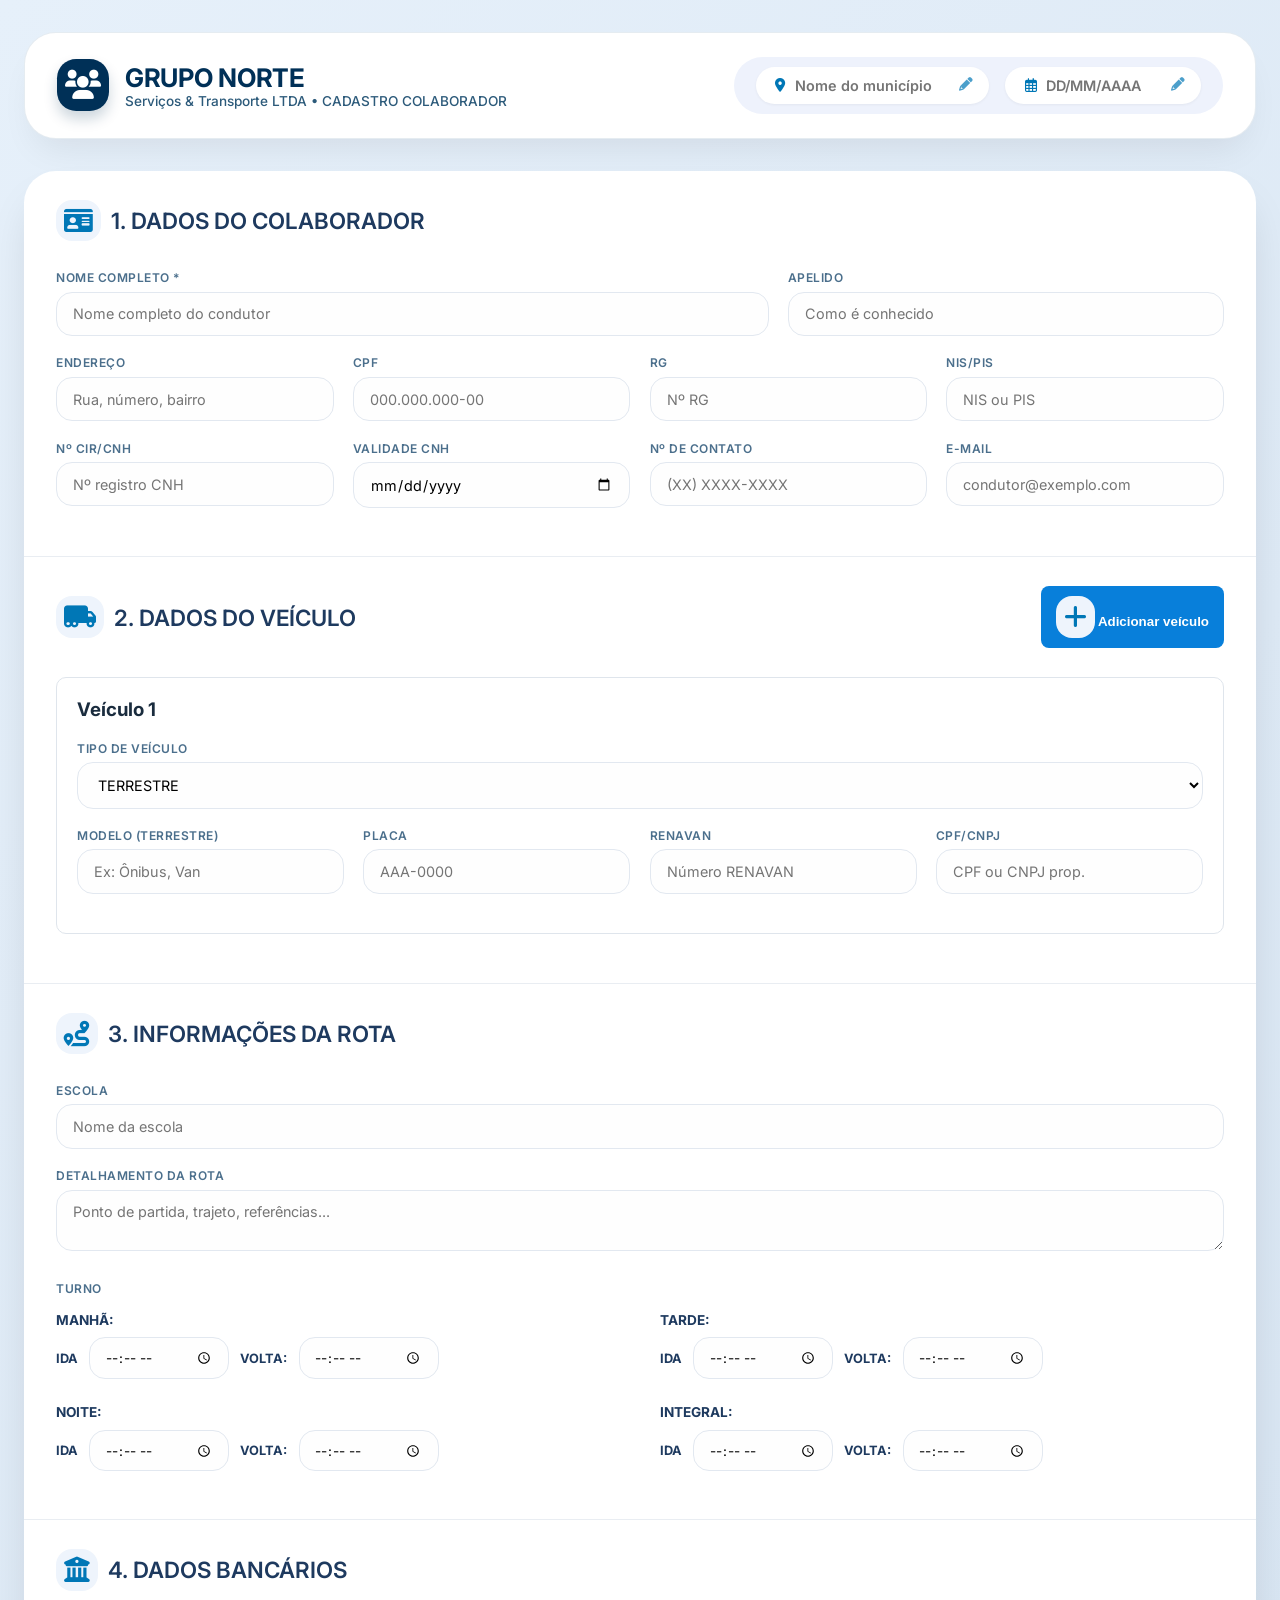
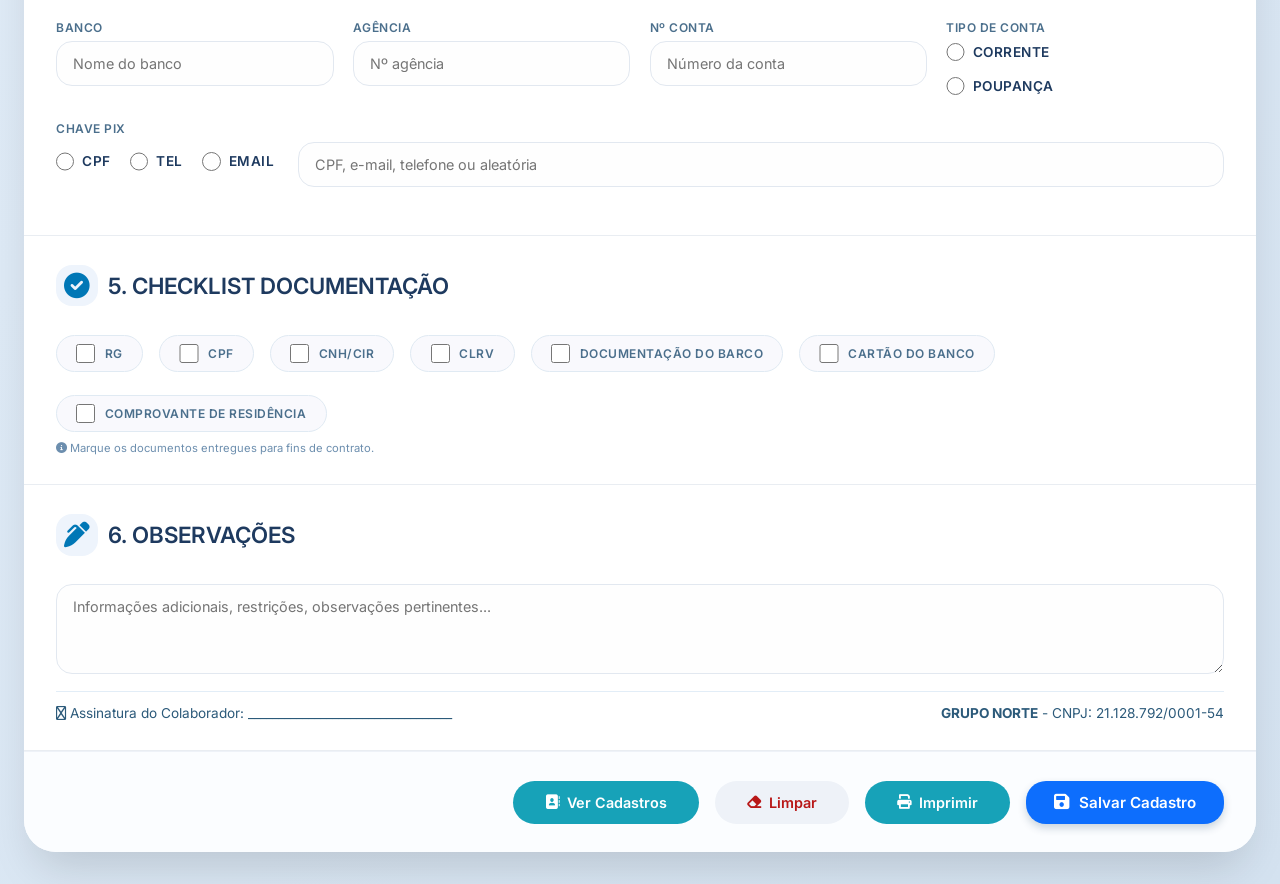
<file: src/main/resources/static/index.html>
<!DOCTYPE html>
<html lang="pt-br">
<head>
    <meta charset="UTF-8">
    <meta name="viewport" content="width=device-width, initial-scale=1.0, user-scalable=yes">
    <title>Grupo Norte | Cadastro Colaborador</title>
    <link href="https://fonts.googleapis.com/css2?family=Inter:opsz,wght@14..32,300;14..32,400;14..32,500;14..32,600;14..32,700&display=swap" rel="stylesheet">
    <link rel="stylesheet" href="https://cdnjs.cloudflare.com/ajax/libs/font-awesome/6.0.0-beta3/css/all.min.css">
    <link rel="stylesheet" href="style.css">

</head>
<body>
<div class="container">
    <div class="header-card">
        <div class="logo-area">
            <div class="logo-icon">
                <i class="fas fa-users"></i>
            </div>
            <div class="title-main">
                <h1>GRUPO NORTE</h1>
                <p>Serviços & Transporte LTDA • CADASTRO COLABORADOR</p>
            </div>
        </div>
        <div class="badge-muni">
            <div class="muni-field">
                <i class="fas fa-map-marker-alt"></i>
                <input type="text" id="editMunicipio" placeholder="Nome do município">
                <span class="edit-hint"><i class="fas fa-pencil-alt"></i></span>
            </div>
            <div class="data-field">
                <i class="far fa-calendar-alt"></i>
                <input type="text" id="editData" placeholder="DD/MM/AAAA" maxlength="10">
                <span class="edit-hint"><i class="fas fa-pencil-alt"></i></span>
            </div>
        </div>
    </div>

    <div class="form-grid">
        <form id="cadastroForm">
            <div class="section">
                <div class="section-title">
                    <i class="fas fa-id-card"></i>
                    <h2>1. DADOS DO COLABORADOR</h2>
                </div>
                <div class="row">
                    <div class="field" style="flex: 2 1 320px;"><label>NOME COMPLETO *</label><input type="text" id="nomeCompleto" placeholder="Nome completo do condutor"></div>
                    <div class="field"><label>APELIDO</label><input type="text" id="apelido" placeholder="Como é conhecido"></div>
                </div>
                <div class="row">
                    <div class="field"><label>ENDEREÇO</label><input type="text" id="endereco" placeholder="Rua, número, bairro"></div>
                    <div class="field"><label>CPF</label><input type="text" id="cpf" placeholder="000.000.000-00"></div>
                    <div class="field"><label>RG</label><input type="text" id="rg" placeholder="Nº RG"></div>
                    <div class="field"><label>NIS/PIS</label><input type="text" id="nis" placeholder="NIS ou PIS"></div>
                </div>
                <div class="row">
                    <div class="field"><label>Nº CIR/CNH</label><input type="text" id="cnh" placeholder="Nº registro CNH"></div>
                    <div class="field">
                        <label for="validadeCnh">VALIDADE CNH</label>
                        <input
                                type="date"
                                id="validadeCnh"
                                name="validadeCnh"
                                required
                        >
                    </div>
                    <div class="field">
                        <label>Nº DE CONTATO</label>
                        <input
                                type="text"
                                id="contato"
                                placeholder="(XX) XXXX-XXXX"
                                maxlength="15"
                        >
                    </div>
                    <div class="field"><label>E-MAIL</label><input type="email" id="email" placeholder="condutor@exemplo.com"></div>
                </div>
            </div>

            <div class="section">

                <div class="section-title">
                    <i class="fas fa-truck-moving"></i>
                    <h2>2. DADOS DO VEÍCULO</h2>

                    <button type="button" id="btnAdicionarVeiculo" class="btn-adicionar-veiculo">
                        <i class="fas fa-plus"></i>
                        Adicionar veículo
                    </button>
                </div>

                <div id="veiculosContainer">

                    <!-- VEÍCULO 1 -->
                    <div class="veiculo-card">

                        <div class="veiculo-card-title">
                            <h3>Veículo 1</h3>
                        </div>

                        <div class="row">

                            <div class="field">
                                <label>TIPO DE VEÍCULO</label>

                                <select class="tipoVeiculo">
                                    <option value="terrestre">TERRESTRE</option>
                                    <option value="fluvial">FLUVIAL</option>
                                </select>
                            </div>

                        </div>


                        <!-- CAMPOS TERRESTRES -->

                        <div class="camposTerrestre">

                            <div class="row">

                                <div class="field">
                                    <label>MODELO (Terrestre)</label>
                                    <input
                                            type="text"
                                            class="modeloTerrestre"
                                            placeholder="Ex: Ônibus, Van">
                                </div>

                                <div class="field">
                                    <label>PLACA</label>
                                    <input
                                            type="text"
                                            class="placa"
                                            placeholder="AAA-0000">
                                </div>

                                <div class="field">
                                    <label>RENAVAN</label>
                                    <input
                                            type="text"
                                            class="renavan"
                                            placeholder="Número RENAVAN">
                                </div>

                                <div class="field">
                                    <label>CPF/CNPJ</label>
                                    <input
                                            type="text"
                                            class="cpfCnpjVeiculo"
                                            placeholder="CPF ou CNPJ prop.">
                                </div>

                            </div>

                        </div>


                        <!-- CAMPOS FLUVIAIS -->

                        <div class="camposFluvial" style="display: none;">

                            <div class="vehicle-detail">

                                <div class="row">

                                    <div class="field">
                                        <label>MODELO (Embarcação)</label>
                                        <input
                                                type="text"
                                                class="modeloFluvial"
                                                placeholder="Modelo do barco">
                                    </div>

                                    <div class="field">
                                        <label>NOME DA EMBARCAÇÃO</label>
                                        <input
                                                type="text"
                                                class="nomeEmbarcacao"
                                                placeholder="Nome da embarcação">
                                    </div>

                                    <div class="field">
                                        <label>Nº INSC</label>
                                        <input
                                                type="text"
                                                class="numInsc"
                                                placeholder="Inscrição da embarcação">
                                    </div>

                                    <div class="field">
                                        <label>VALIDADE</label>
                                        <input
                                                type="text"
                                                class="validadeEmbarcacao"
                                                placeholder="DD/MM/AAAA"
                                                maxlength="10">
                                    </div>

                                </div>

                            </div>

                        </div>

                    </div>

                </div>

            </div>

            <div class="section">
                <div class="section-title"><i class="fas fa-route"></i><h2>3. INFORMAÇÕES DA ROTA</h2></div>
                <div class="row">
                    <div class="field field-full"><label>ESCOLA</label><input type="text" id="escola" placeholder="Nome da escola"></div>
                </div>
                <div class="row">
                    <div class="field field-full"><label>DETALHAMENTO DA ROTA</label><textarea id="detalheRota" rows="2" placeholder="Ponto de partida, trajeto, referências..."></textarea></div>
                </div>
                <div class="row">
                    <div class="turno-block">
                        <label>TURNO</label>
                        <div class="turno-grid">
                            <div class="turno-shift-card">
                                <div class="turno-shift-title">MANHÃ:</div>
                                <div class="turno-fields-row">
                                    <span class="turno-tag">IDA</span>
                                    <input type="time" class="turno-time" id="manhaIda">
                                    <span class="turno-tag">VOLTA:</span>
                                    <input type="time" class="turno-time" id="manhaVolta">
                                </div>
                            </div>
                            <div class="turno-shift-card">
                                <div class="turno-shift-title">TARDE:</div>
                                <div class="turno-fields-row">
                                    <span class="turno-tag">IDA</span>
                                    <input type="time" class="turno-time" id="tardeIda">
                                    <span class="turno-tag">VOLTA:</span>
                                    <input type="time" class="turno-time" id="tardeVolta">
                                </div>
                            </div>
                            <div class="turno-shift-card">
                                <div class="turno-shift-title">NOITE:</div>
                                <div class="turno-fields-row">
                                    <span class="turno-tag">IDA</span>
                                    <input type="time" class="turno-time" id="noiteIda">
                                    <span class="turno-tag">VOLTA:</span>
                                    <input type="time" class="turno-time" id="noiteVolta">
                                </div>
                            </div>
                            <div class="turno-shift-card">
                                <div class="turno-shift-title">INTEGRAL:</div>
                                <div class="turno-fields-row">
                                    <span class="turno-tag">IDA</span>
                                    <input type="time" class="turno-time" id="integralIda">
                                    <span class="turno-tag">VOLTA:</span>
                                    <input type="time" class="turno-time" id="integralVolta">
                                </div>
                            </div>
                        </div>
                    </div>
                </div>
            </div>

            <div class="section">
                <div class="section-title"><i class="fas fa-university"></i><h2>4. DADOS BANCÁRIOS</h2></div>
                <div class="row">
                    <div class="field"><label>BANCO</label><input type="text" id="banco" placeholder="Nome do banco"></div>
                    <div class="field"><label>AGÊNCIA</label><input type="text" id="agencia" placeholder="Nº agência"></div>
                    <div class="field"><label>Nº CONTA</label><input type="text" id="numeroConta" placeholder="Número da conta"></div>
                    <div class="field">
                        <label>TIPO DE CONTA</label>
                        <div class="radio-group-vertical">
                            <label class="radio-item"><input type="radio" name="tipoConta" id="tipoContaCorrente" value="corrente"> CORRENTE</label>
                            <label class="radio-item"><input type="radio" name="tipoConta" id="tipoContaPoupanca" value="poupanca"> POUPANÇA</label>
                        </div>
                    </div>
                </div>
                <div class="row">
                    <div class="field field-full">
                        <label>CHAVE PIX</label>
                        <div class="pix-row">
                            <div class="radio-group-horizontal">
                                <label class="radio-item"><input type="radio" name="tipoPix" id="pixCPF" value="cpf"> CPF</label>
                                <label class="radio-item"><input type="radio" name="tipoPix" id="pixTel" value="tel"> TEL</label>
                                <label class="radio-item"><input type="radio" name="tipoPix" id="pixEmail" value="email"> EMAIL</label>
                            </div>
                            <input type="text" id="chavePix" class="pix-input" placeholder="CPF, e-mail, telefone ou aleatória">
                        </div>
                    </div>
                </div>
            </div>

            <div class="section">
                <div class="section-title"><i class="fas fa-check-circle"></i><h2>5. CHECKLIST DOCUMENTAÇÃO</h2></div>
                <div class="checklist">
                    <label class="check-item"><input type="checkbox" id="checkRG"> RG</label>
                    <label class="check-item"><input type="checkbox" id="checkCPF"> CPF</label>
                    <label class="check-item"><input type="checkbox" id="checkCNH"> CNH/CIR</label>
                    <label class="check-item"><input type="checkbox" id="checkCLRV"> CLRV</label>
                    <label class="check-item"><input type="checkbox" id="checkDocBarco"> DOCUMENTAÇÃO DO BARCO</label>
                    <label class="check-item"><input type="checkbox" id="checkCartaoBanco"> CARTÃO DO BANCO</label>
                    <label class="check-item"><input type="checkbox" id="checkComprovanteRes"> COMPROVANTE DE RESIDÊNCIA</label>
                </div>
                <small class="info-hint"><i class="fas fa-info-circle"></i> Marque os documentos entregues para fins de contrato.</small>
            </div>

            <div class="section obs-area">
                <div class="section-title"><i class="fas fa-pen-alt"></i><h2>6. OBSERVAÇÕES</h2></div>
                <textarea id="observacoes" placeholder="Informações adicionais, restrições, observações pertinentes..."></textarea>
                <div class="assinatura">
                    <span><i class="far fa-signature"></i> Assinatura do Colaborador: __________________________________</span>
                    <span><strong>GRUPO NORTE</strong> - CNPJ: 21.128.792/0001-54</span>
                </div>
            </div>

            <div class="actions">
                <a href="cadastros.html"
                   class="btn btn-info"
                   style="text-decoration:none;">

                    <i class="fas fa-address-book"></i>

                    Ver Cadastros

                </a>
                <button type="button" class="btn btn-secondary" id="btnLimpar"><i class="fas fa-eraser"></i> Limpar</button>
                <button type="button" class="btn btn-info" id="btnImprimir"><i class="fas fa-print"></i> Imprimir</button>
                <button type="button" id="btnSalvar" class="btn-salvar" onclick="enviarCadastro()">
                    <i class="fas fa-save"></i>
                    <span>Salvar Cadastro</span>
                </button>
            </div>
        </form>
    </div>
</div>

<script src="script.js"></script>

</body>
</html>
</file>
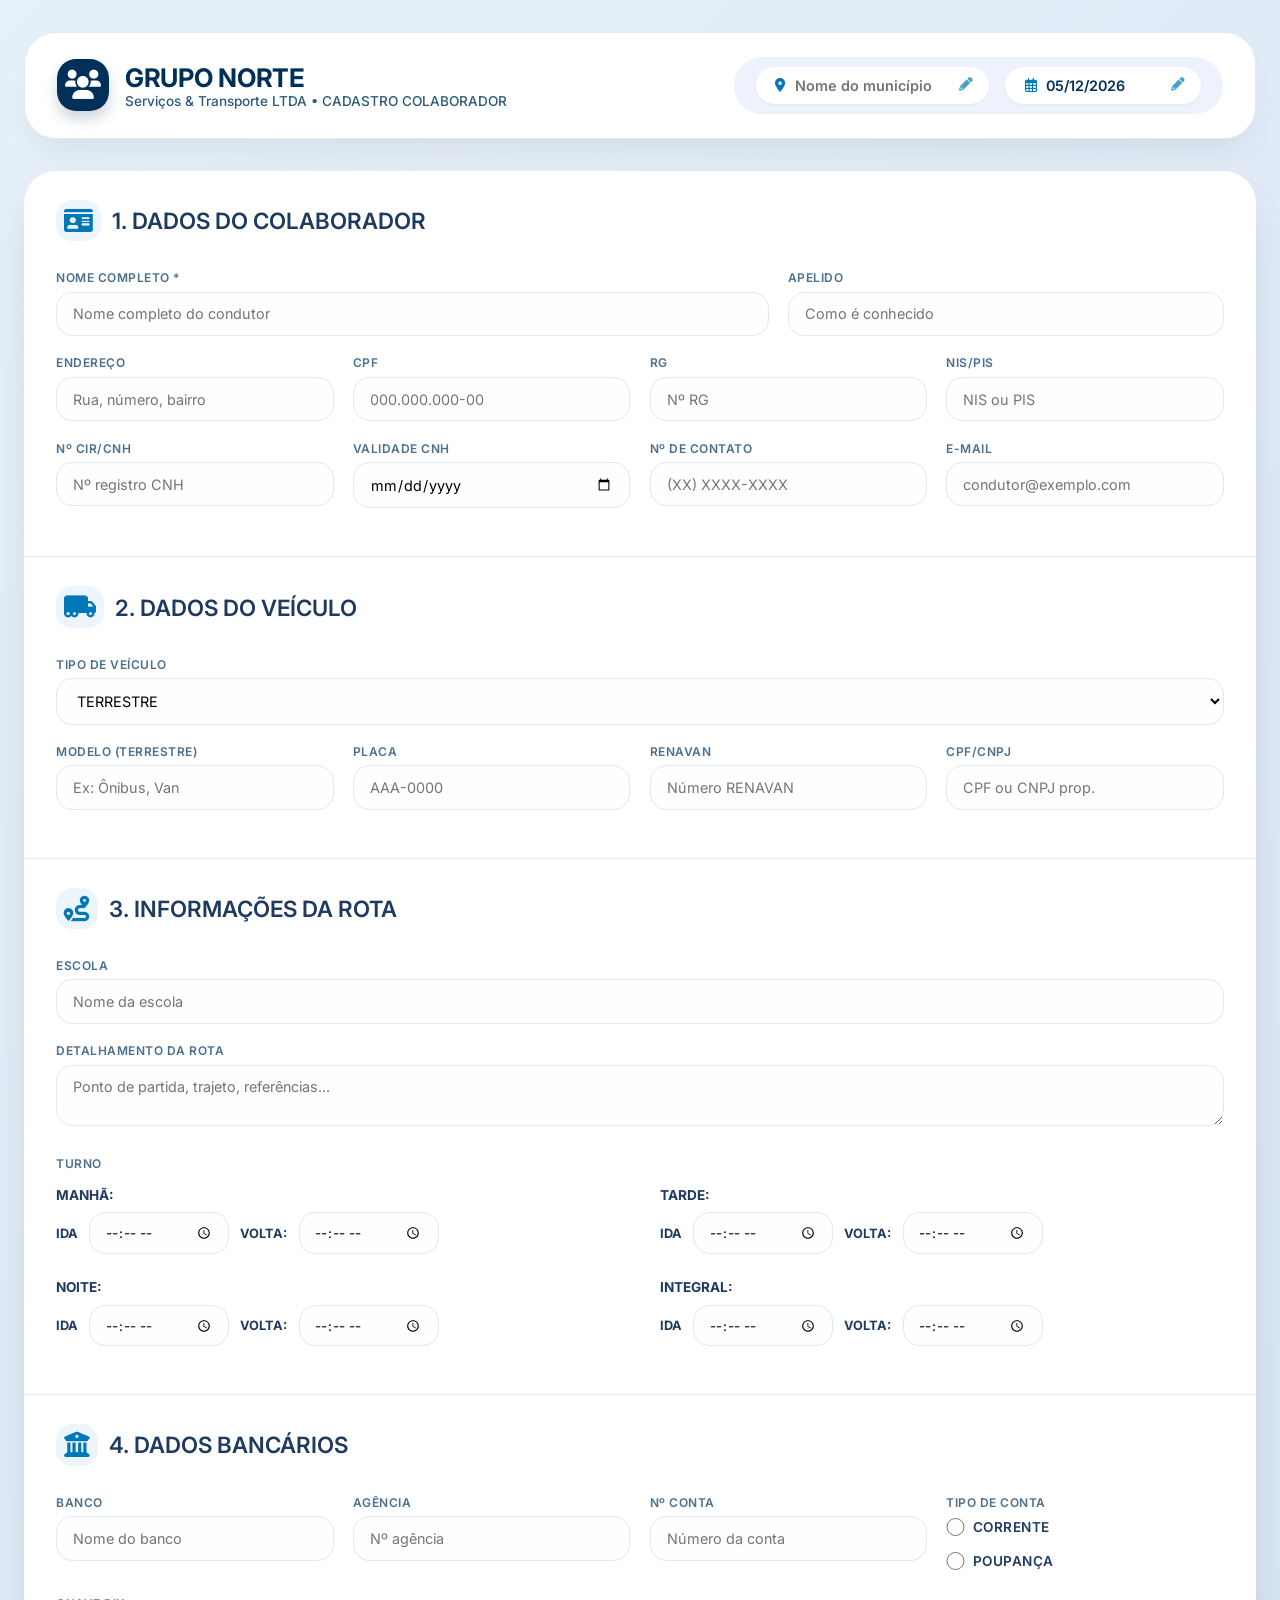
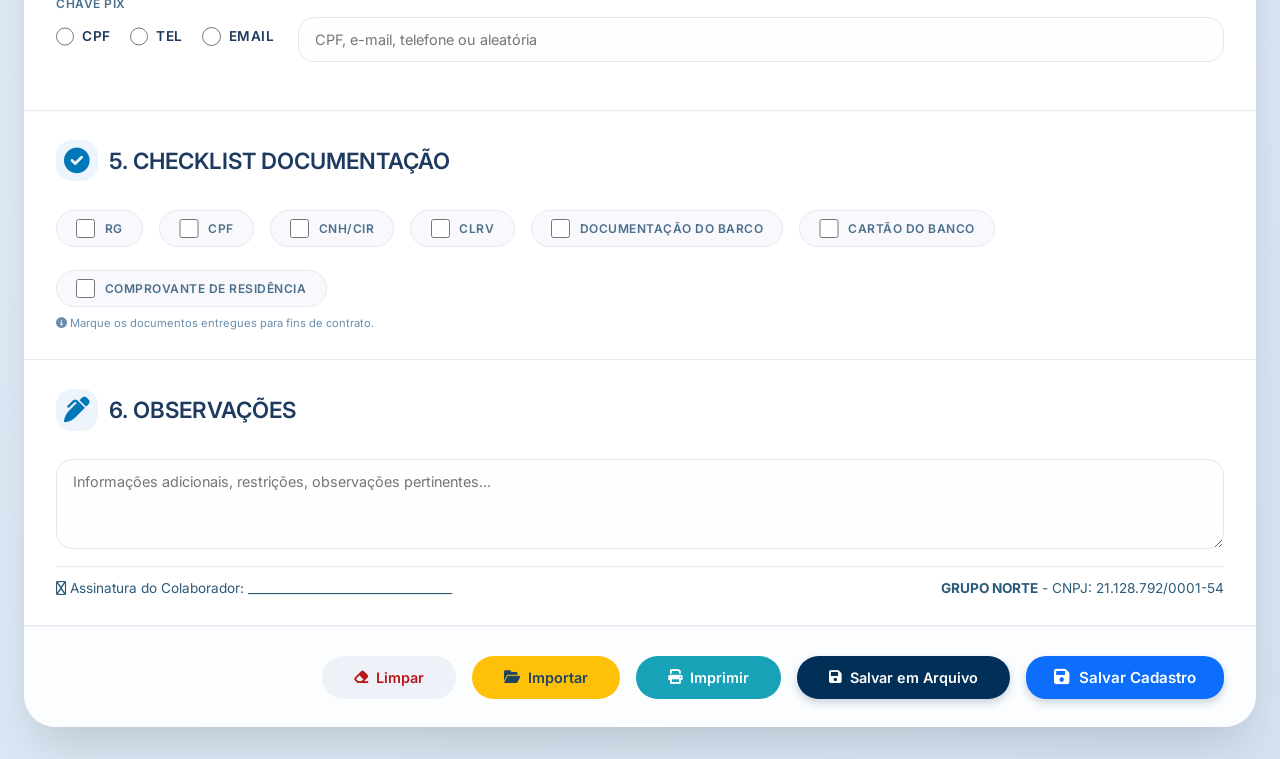
<file: src/main/resources/static/frontend/index.html>
<!DOCTYPE html>
<html lang="pt-br">
<head>
    <meta charset="UTF-8">
    <meta name="viewport" content="width=device-width, initial-scale=1.0, user-scalable=yes">
    <title>Grupo Norte | Cadastro Colaborador</title>
    <link href="https://fonts.googleapis.com/css2?family=Inter:opsz,wght@14..32,300;14..32,400;14..32,500;14..32,600;14..32,700&display=swap" rel="stylesheet">
    <link rel="stylesheet" href="https://cdnjs.cloudflare.com/ajax/libs/font-awesome/6.0.0-beta3/css/all.min.css">
    <link rel="stylesheet" href="css/style.css">

</head>
<body>
<div class="container">
    <div class="header-card">
        <div class="logo-area">
            <div class="logo-icon">
                <i class="fas fa-users"></i>
            </div>
            <div class="title-main">
                <h1>GRUPO NORTE</h1>
                <p>Serviços & Transporte LTDA • CADASTRO COLABORADOR</p>
            </div>
        </div>
        <div class="badge-muni">
            <div class="muni-field">
                <i class="fas fa-map-marker-alt"></i>
                <input type="text" id="editMunicipio" placeholder="Nome do município">
                <span class="edit-hint"><i class="fas fa-pencil-alt"></i></span>
            </div>
            <div class="data-field">
                <i class="far fa-calendar-alt"></i>
                <input type="text" id="editData" placeholder="DD/MM/AAAA" maxlength="10">
                <span class="edit-hint"><i class="fas fa-pencil-alt"></i></span>
            </div>
        </div>
    </div>

    <div class="form-grid">
        <form id="cadastroForm">
            <div class="section">
                <div class="section-title">
                    <i class="fas fa-id-card"></i>
                    <h2>1. DADOS DO COLABORADOR</h2>
                </div>
                <div class="row">
                    <div class="field" style="flex: 2 1 320px;"><label>NOME COMPLETO *</label><input type="text" id="nomeCompleto" placeholder="Nome completo do condutor"></div>
                    <div class="field"><label>APELIDO</label><input type="text" id="apelido" placeholder="Como é conhecido"></div>
                </div>
                <div class="row">
                    <div class="field"><label>ENDEREÇO</label><input type="text" id="endereco" placeholder="Rua, número, bairro"></div>
                    <div class="field"><label>CPF</label><input type="text" id="cpf" placeholder="000.000.000-00"></div>
                    <div class="field"><label>RG</label><input type="text" id="rg" placeholder="Nº RG"></div>
                    <div class="field"><label>NIS/PIS</label><input type="text" id="nis" placeholder="NIS ou PIS"></div>
                </div>
                <div class="row">
                    <div class="field"><label>Nº CIR/CNH</label><input type="text" id="cnh" placeholder="Nº registro CNH"></div>
                    <div class="field">
                        <label for="validadeCnh">VALIDADE CNH</label>
                        <input
                                type="date"
                                id="validadeCnh"
                                name="validadeCnh"
                                required
                        >
                    </div>
                    <div class="field"><label>Nº DE CONTATO</label><input type="tel" id="contato" placeholder="(XX) XXXX-XXXX"></div>
                    <div class="field"><label>E-MAIL</label><input type="email" id="email" placeholder="condutor@exemplo.com"></div>
                </div>
            </div>

            <div class="section">
                <div class="section-title">
                    <i class="fas fa-truck-moving"></i>
                    <h2>2. DADOS DO VEÍCULO</h2>
                </div>
                <div class="row">
                    <div class="field"><label>TIPO DE VEÍCULO</label>
                        <select id="tipoVeiculo">
                            <option value="terrestre">TERRESTRE</option>
                            <option value="fluvial">FLUVIAL</option>
                        </select>
                    </div>
                </div>
                <div id="camposTerrestre">
                    <div class="row">
                        <div class="field"><label>MODELO (Terrestre)</label><input type="text" id="modeloTerrestre" placeholder="Ex: Ônibus, Van"></div>
                        <div class="field"><label>PLACA</label><input type="text" id="placa" placeholder="AAA-0000"></div>
                        <div class="field"><label>RENAVAN</label><input type="text" id="renavan" placeholder="Número RENAVAN"></div>
                        <div class="field"><label>CPF/CNPJ</label><input type="text" id="cpfCnpjVeiculo" placeholder="CPF ou CNPJ prop."></div>
                    </div>
                </div>
                <div id="camposFluvial" style="display: none;">
                    <div class="vehicle-detail">
                        <div class="row">
                            <div class="field"><label>MODELO (Embarcação)</label><input type="text" id="modeloFluvial" placeholder="Modelo do barco"></div>
                            <div class="field"><label>NOME DA EMBARCAÇÃO</label><input type="text" id="nomeEmbarcacao" placeholder="Nome da embarcação"></div>
                            <div class="field"><label>Nº INSC</label><input type="text" id="numInsc" placeholder="Inscrição da embarcação"></div>
                            <div class="field"><label>VALIDADE</label><input type="text" id="validadeEmbarcacao" placeholder="DD/MM/AAAA" maxlength="10"></div>
                        </div>
                    </div>
                </div>
            </div>

            <div class="section">
                <div class="section-title"><i class="fas fa-route"></i><h2>3. INFORMAÇÕES DA ROTA</h2></div>
                <div class="row">
                    <div class="field field-full"><label>ESCOLA</label><input type="text" id="escola" placeholder="Nome da escola"></div>
                </div>
                <div class="row">
                    <div class="field field-full"><label>DETALHAMENTO DA ROTA</label><textarea id="detalheRota" rows="2" placeholder="Ponto de partida, trajeto, referências..."></textarea></div>
                </div>
                <div class="row">
                    <div class="turno-block">
                        <label>TURNO</label>
                        <div class="turno-grid">
                            <div class="turno-shift-card">
                                <div class="turno-shift-title">MANHÃ:</div>
                                <div class="turno-fields-row">
                                    <span class="turno-tag">IDA</span>
                                    <input type="time" class="turno-time" id="manhaIda">
                                    <span class="turno-tag">VOLTA:</span>
                                    <input type="time" class="turno-time" id="manhaVolta">
                                </div>
                            </div>
                            <div class="turno-shift-card">
                                <div class="turno-shift-title">TARDE:</div>
                                <div class="turno-fields-row">
                                    <span class="turno-tag">IDA</span>
                                    <input type="time" class="turno-time" id="tardeIda">
                                    <span class="turno-tag">VOLTA:</span>
                                    <input type="time" class="turno-time" id="tardeVolta">
                                </div>
                            </div>
                            <div class="turno-shift-card">
                                <div class="turno-shift-title">NOITE:</div>
                                <div class="turno-fields-row">
                                    <span class="turno-tag">IDA</span>
                                    <input type="time" class="turno-time" id="noiteIda">
                                    <span class="turno-tag">VOLTA:</span>
                                    <input type="time" class="turno-time" id="noiteVolta">
                                </div>
                            </div>
                            <div class="turno-shift-card">
                                <div class="turno-shift-title">INTEGRAL:</div>
                                <div class="turno-fields-row">
                                    <span class="turno-tag">IDA</span>
                                    <input type="time" class="turno-time" id="integralIda">
                                    <span class="turno-tag">VOLTA:</span>
                                    <input type="time" class="turno-time" id="integralVolta">
                                </div>
                            </div>
                        </div>
                    </div>
                </div>
            </div>

            <div class="section">
                <div class="section-title"><i class="fas fa-university"></i><h2>4. DADOS BANCÁRIOS</h2></div>
                <div class="row">
                    <div class="field"><label>BANCO</label><input type="text" id="banco" placeholder="Nome do banco"></div>
                    <div class="field"><label>AGÊNCIA</label><input type="text" id="agencia" placeholder="Nº agência"></div>
                    <div class="field"><label>Nº CONTA</label><input type="text" id="numeroConta" placeholder="Número da conta"></div>
                    <div class="field">
                        <label>TIPO DE CONTA</label>
                        <div class="radio-group-vertical">
                            <label class="radio-item"><input type="radio" name="tipoConta" id="tipoContaCorrente" value="corrente"> CORRENTE</label>
                            <label class="radio-item"><input type="radio" name="tipoConta" id="tipoContaPoupanca" value="poupanca"> POUPANÇA</label>
                        </div>
                    </div>
                </div>
                <div class="row">
                    <div class="field field-full">
                        <label>CHAVE PIX</label>
                        <div class="pix-row">
                            <div class="radio-group-horizontal">
                                <label class="radio-item"><input type="radio" name="tipoPix" id="pixCPF" value="cpf"> CPF</label>
                                <label class="radio-item"><input type="radio" name="tipoPix" id="pixTel" value="tel"> TEL</label>
                                <label class="radio-item"><input type="radio" name="tipoPix" id="pixEmail" value="email"> EMAIL</label>
                            </div>
                            <input type="text" id="chavePix" class="pix-input" placeholder="CPF, e-mail, telefone ou aleatória">
                        </div>
                    </div>
                </div>
            </div>

            <div class="section">
                <div class="section-title"><i class="fas fa-check-circle"></i><h2>5. CHECKLIST DOCUMENTAÇÃO</h2></div>
                <div class="checklist">
                    <label class="check-item"><input type="checkbox" id="checkRG"> RG</label>
                    <label class="check-item"><input type="checkbox" id="checkCPF"> CPF</label>
                    <label class="check-item"><input type="checkbox" id="checkCNH"> CNH/CIR</label>
                    <label class="check-item"><input type="checkbox" id="checkCLRV"> CLRV</label>
                    <label class="check-item"><input type="checkbox" id="checkDocBarco"> DOCUMENTAÇÃO DO BARCO</label>
                    <label class="check-item"><input type="checkbox" id="checkCartaoBanco"> CARTÃO DO BANCO</label>
                    <label class="check-item"><input type="checkbox" id="checkComprovanteRes"> COMPROVANTE DE RESIDÊNCIA</label>
                </div>
                <small class="info-hint"><i class="fas fa-info-circle"></i> Marque os documentos entregues para fins de contrato.</small>
            </div>

            <div class="section obs-area">
                <div class="section-title"><i class="fas fa-pen-alt"></i><h2>6. OBSERVAÇÕES</h2></div>
                <textarea id="observacoes" placeholder="Informações adicionais, restrições, observações pertinentes..."></textarea>
                <div class="assinatura">
                    <span><i class="far fa-signature"></i> Assinatura do Colaborador: __________________________________</span>
                    <span><strong>GRUPO NORTE</strong> - CNPJ: 21.128.792/0001-54</span>
                </div>
            </div>

            <div class="actions">
                <button type="button" class="btn btn-secondary" id="btnLimpar"><i class="fas fa-eraser"></i> Limpar</button>
                <button type="button" class="btn btn-warning" id="btnImportar"><i class="fas fa-folder-open"></i> Importar</button>
                <button type="button" class="btn btn-info" id="btnImprimir"><i class="fas fa-print"></i> Imprimir</button>
                <button type="button" class="btn btn-primary" id="btnSalvarArquivo"><i class="fas fa-save"></i> Salvar em Arquivo</button>
                <button type="button" id="btnSalvar" class="btn-salvar" onclick="enviarCadastro()">
                    <i class="fas fa-save"></i>
                    <span>Salvar Cadastro</span>
                </button>
            </div>
        </form>
    </div>
</div>

<!-- Modal de Importação -->
<div id="importModal" class="modal">
    <div class="modal-content">
        <h3><i class="fas fa-folder-open"></i> Importar Cadastro</h3>
        <p>Selecione um arquivo JSON de cadastro salvo anteriormente:</p>
        <div class="file-input-wrapper" onclick="document.getElementById('fileInput').click()">
            <i class="fas fa-cloud-upload-alt" style="font-size: 2rem; color: #0077b6;"></i>
            <p>Clique para selecionar um arquivo .json</p>
            <input type="file" id="fileInput" accept=".json" style="display: none;">
        </div>
        <div class="modal-buttons">
            <button class="btn btn-secondary" onclick="fecharModal()">Cancelar</button>
        </div>
    </div>
</div>

<div id="toastMsg" class="toast-message">✅ Operação realizada com sucesso!</div>

<script src="js/script.js"></script>

</body>
</html>
</file>
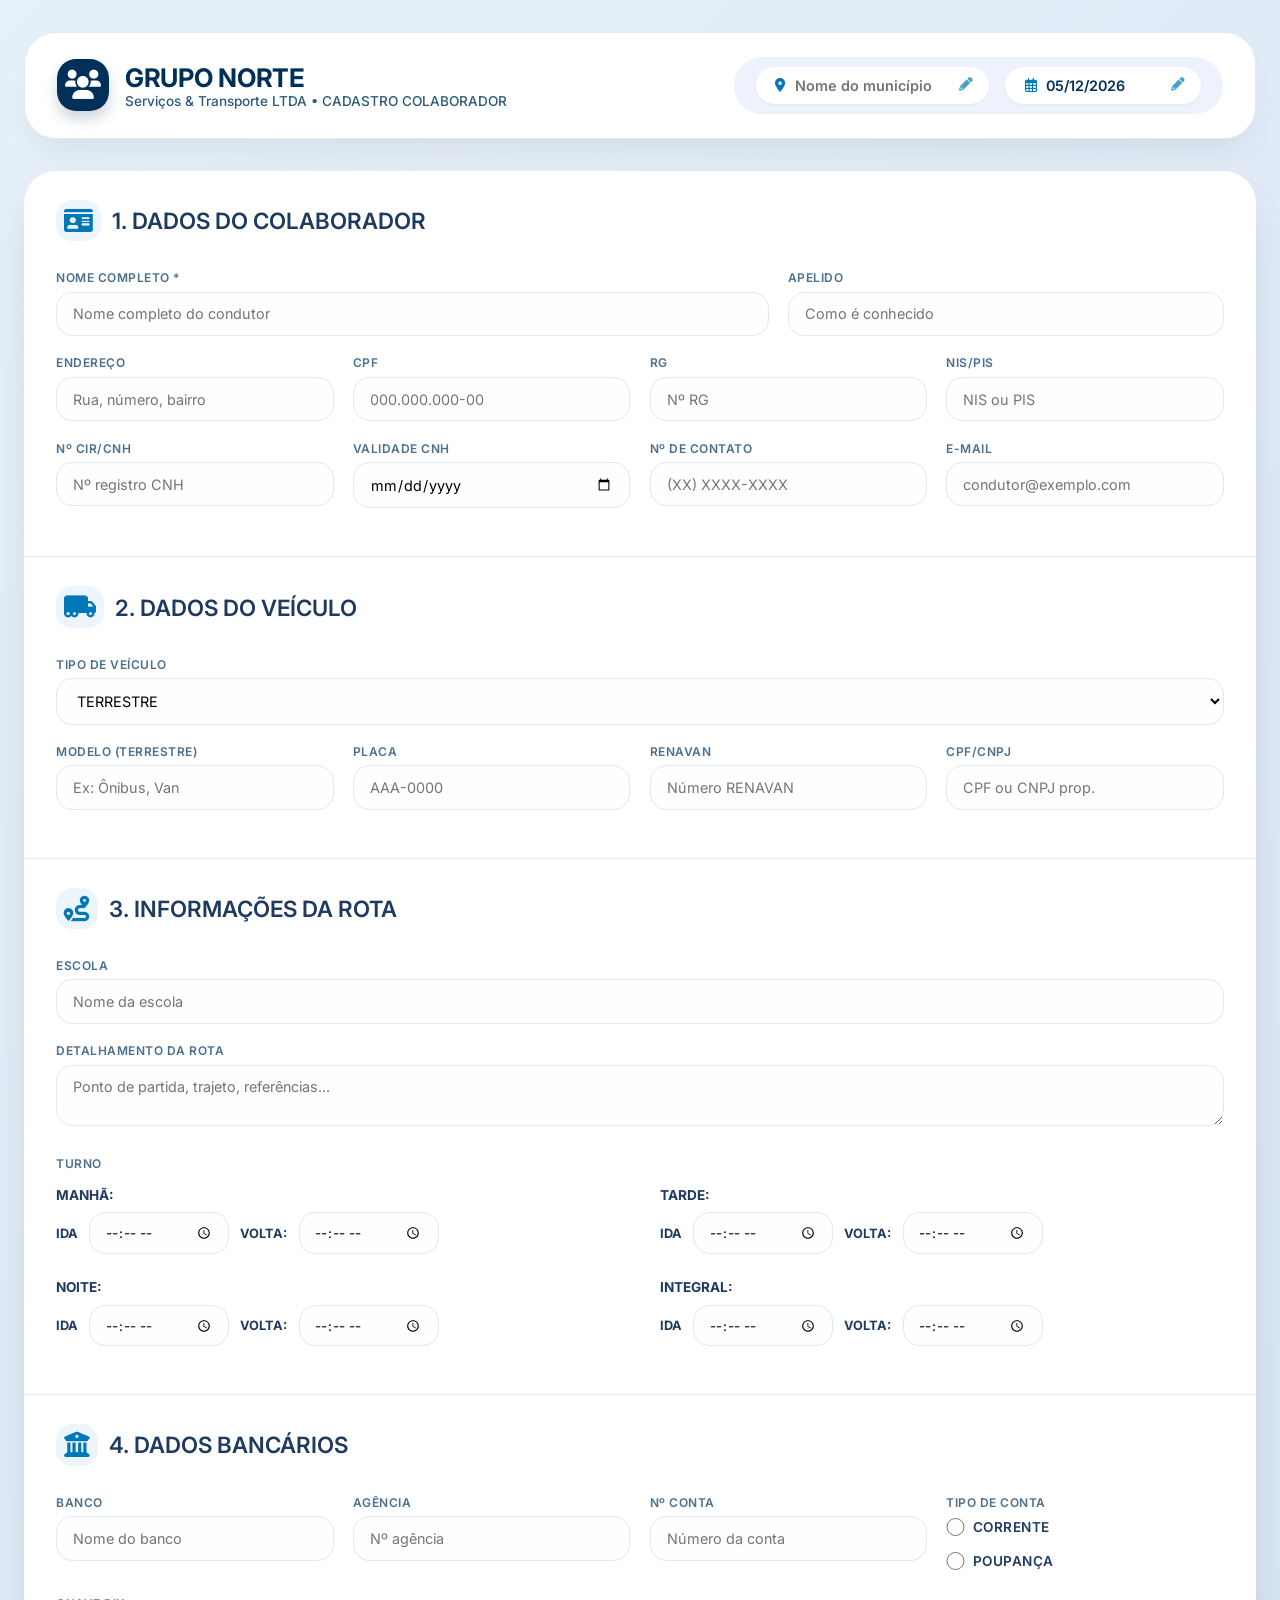
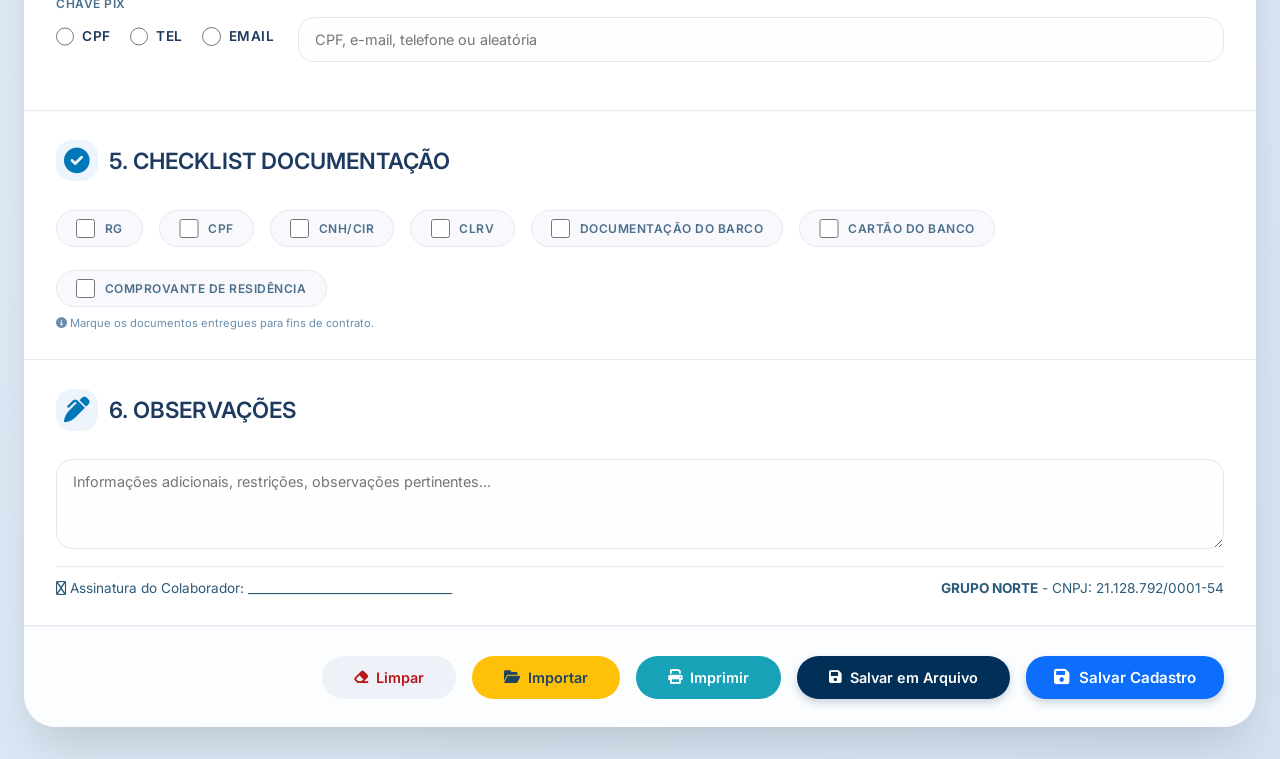
<file: src/main/resources/static/frontend/index/index.html>
<!DOCTYPE html>
<html lang="pt-br">
<head>
    <meta charset="UTF-8">
    <meta name="viewport" content="width=device-width, initial-scale=1.0, user-scalable=yes">
    <title>Grupo Norte | Cadastro Colaborador</title>
    <link href="https://fonts.googleapis.com/css2?family=Inter:opsz,wght@14..32,300;14..32,400;14..32,500;14..32,600;14..32,700&display=swap" rel="stylesheet">
    <link rel="stylesheet" href="https://cdnjs.cloudflare.com/ajax/libs/font-awesome/6.0.0-beta3/css/all.min.css">
    <link rel="stylesheet" href="../css/style.css">

</head>
<body>
<div class="container">
    <div class="header-card">
        <div class="logo-area">
            <div class="logo-icon">
                <i class="fas fa-users"></i>
            </div>
            <div class="title-main">
                <h1>GRUPO NORTE</h1>
                <p>Serviços & Transporte LTDA • CADASTRO COLABORADOR</p>
            </div>
        </div>
        <div class="badge-muni">
            <div class="muni-field">
                <i class="fas fa-map-marker-alt"></i>
                <input type="text" id="editMunicipio" placeholder="Nome do município">
                <span class="edit-hint"><i class="fas fa-pencil-alt"></i></span>
            </div>
            <div class="data-field">
                <i class="far fa-calendar-alt"></i>
                <input type="text" id="editData" placeholder="DD/MM/AAAA" maxlength="10">
                <span class="edit-hint"><i class="fas fa-pencil-alt"></i></span>
            </div>
        </div>
    </div>

    <div class="form-grid">
        <form id="cadastroForm">
            <div class="section">
                <div class="section-title">
                    <i class="fas fa-id-card"></i>
                    <h2>1. DADOS DO COLABORADOR</h2>
                </div>
                <div class="row">
                    <div class="field" style="flex: 2 1 320px;"><label>NOME COMPLETO *</label><input type="text" id="nomeCompleto" placeholder="Nome completo do condutor"></div>
                    <div class="field"><label>APELIDO</label><input type="text" id="apelido" placeholder="Como é conhecido"></div>
                </div>
                <div class="row">
                    <div class="field"><label>ENDEREÇO</label><input type="text" id="endereco" placeholder="Rua, número, bairro"></div>
                    <div class="field"><label>CPF</label><input type="text" id="cpf" placeholder="000.000.000-00"></div>
                    <div class="field"><label>RG</label><input type="text" id="rg" placeholder="Nº RG"></div>
                    <div class="field"><label>NIS/PIS</label><input type="text" id="nis" placeholder="NIS ou PIS"></div>
                </div>
                <div class="row">
                    <div class="field"><label>Nº CIR/CNH</label><input type="text" id="cnh" placeholder="Nº registro CNH"></div>
                    <div class="field">
                        <label for="validadeCnh">VALIDADE CNH</label>
                        <input
                                type="date"
                                id="validadeCnh"
                                name="validadeCnh"
                                required
                        >
                    </div>
                    <div class="field"><label>Nº DE CONTATO</label><input type="tel" id="contato" placeholder="(XX) XXXX-XXXX"></div>
                    <div class="field"><label>E-MAIL</label><input type="email" id="email" placeholder="condutor@exemplo.com"></div>
                </div>
            </div>

            <div class="section">
                <div class="section-title">
                    <i class="fas fa-truck-moving"></i>
                    <h2>2. DADOS DO VEÍCULO</h2>
                </div>
                <div class="row">
                    <div class="field"><label>TIPO DE VEÍCULO</label>
                        <select id="tipoVeiculo">
                            <option value="terrestre">TERRESTRE</option>
                            <option value="fluvial">FLUVIAL</option>
                        </select>
                    </div>
                </div>
                <div id="camposTerrestre">
                    <div class="row">
                        <div class="field"><label>MODELO (Terrestre)</label><input type="text" id="modeloTerrestre" placeholder="Ex: Ônibus, Van"></div>
                        <div class="field"><label>PLACA</label><input type="text" id="placa" placeholder="AAA-0000"></div>
                        <div class="field"><label>RENAVAN</label><input type="text" id="renavan" placeholder="Número RENAVAN"></div>
                        <div class="field"><label>CPF/CNPJ</label><input type="text" id="cpfCnpjVeiculo" placeholder="CPF ou CNPJ prop."></div>
                    </div>
                </div>
                <div id="camposFluvial" style="display: none;">
                    <div class="vehicle-detail">
                        <div class="row">
                            <div class="field"><label>MODELO (Embarcação)</label><input type="text" id="modeloFluvial" placeholder="Modelo do barco"></div>
                            <div class="field"><label>NOME DA EMBARCAÇÃO</label><input type="text" id="nomeEmbarcacao" placeholder="Nome da embarcação"></div>
                            <div class="field"><label>Nº INSC</label><input type="text" id="numInsc" placeholder="Inscrição da embarcação"></div>
                            <div class="field"><label>VALIDADE</label><input type="text" id="validadeEmbarcacao" placeholder="DD/MM/AAAA" maxlength="10"></div>
                        </div>
                    </div>
                </div>
            </div>

            <div class="section">
                <div class="section-title"><i class="fas fa-route"></i><h2>3. INFORMAÇÕES DA ROTA</h2></div>
                <div class="row">
                    <div class="field field-full"><label>ESCOLA</label><input type="text" id="escola" placeholder="Nome da escola"></div>
                </div>
                <div class="row">
                    <div class="field field-full"><label>DETALHAMENTO DA ROTA</label><textarea id="detalheRota" rows="2" placeholder="Ponto de partida, trajeto, referências..."></textarea></div>
                </div>
                <div class="row">
                    <div class="turno-block">
                        <label>TURNO</label>
                        <div class="turno-grid">
                            <div class="turno-shift-card">
                                <div class="turno-shift-title">MANHÃ:</div>
                                <div class="turno-fields-row">
                                    <span class="turno-tag">IDA</span>
                                    <input type="time" class="turno-time" id="manhaIda">
                                    <span class="turno-tag">VOLTA:</span>
                                    <input type="time" class="turno-time" id="manhaVolta">
                                </div>
                            </div>
                            <div class="turno-shift-card">
                                <div class="turno-shift-title">TARDE:</div>
                                <div class="turno-fields-row">
                                    <span class="turno-tag">IDA</span>
                                    <input type="time" class="turno-time" id="tardeIda">
                                    <span class="turno-tag">VOLTA:</span>
                                    <input type="time" class="turno-time" id="tardeVolta">
                                </div>
                            </div>
                            <div class="turno-shift-card">
                                <div class="turno-shift-title">NOITE:</div>
                                <div class="turno-fields-row">
                                    <span class="turno-tag">IDA</span>
                                    <input type="time" class="turno-time" id="noiteIda">
                                    <span class="turno-tag">VOLTA:</span>
                                    <input type="time" class="turno-time" id="noiteVolta">
                                </div>
                            </div>
                            <div class="turno-shift-card">
                                <div class="turno-shift-title">INTEGRAL:</div>
                                <div class="turno-fields-row">
                                    <span class="turno-tag">IDA</span>
                                    <input type="time" class="turno-time" id="integralIda">
                                    <span class="turno-tag">VOLTA:</span>
                                    <input type="time" class="turno-time" id="integralVolta">
                                </div>
                            </div>
                        </div>
                    </div>
                </div>
            </div>

            <div class="section">
                <div class="section-title"><i class="fas fa-university"></i><h2>4. DADOS BANCÁRIOS</h2></div>
                <div class="row">
                    <div class="field"><label>BANCO</label><input type="text" id="banco" placeholder="Nome do banco"></div>
                    <div class="field"><label>AGÊNCIA</label><input type="text" id="agencia" placeholder="Nº agência"></div>
                    <div class="field"><label>Nº CONTA</label><input type="text" id="numeroConta" placeholder="Número da conta"></div>
                    <div class="field">
                        <label>TIPO DE CONTA</label>
                        <div class="radio-group-vertical">
                            <label class="radio-item"><input type="radio" name="tipoConta" id="tipoContaCorrente" value="corrente"> CORRENTE</label>
                            <label class="radio-item"><input type="radio" name="tipoConta" id="tipoContaPoupanca" value="poupanca"> POUPANÇA</label>
                        </div>
                    </div>
                </div>
                <div class="row">
                    <div class="field field-full">
                        <label>CHAVE PIX</label>
                        <div class="pix-row">
                            <div class="radio-group-horizontal">
                                <label class="radio-item"><input type="radio" name="tipoPix" id="pixCPF" value="cpf"> CPF</label>
                                <label class="radio-item"><input type="radio" name="tipoPix" id="pixTel" value="tel"> TEL</label>
                                <label class="radio-item"><input type="radio" name="tipoPix" id="pixEmail" value="email"> EMAIL</label>
                            </div>
                            <input type="text" id="chavePix" class="pix-input" placeholder="CPF, e-mail, telefone ou aleatória">
                        </div>
                    </div>
                </div>
            </div>

            <div class="section">
                <div class="section-title"><i class="fas fa-check-circle"></i><h2>5. CHECKLIST DOCUMENTAÇÃO</h2></div>
                <div class="checklist">
                    <label class="check-item"><input type="checkbox" id="checkRG"> RG</label>
                    <label class="check-item"><input type="checkbox" id="checkCPF"> CPF</label>
                    <label class="check-item"><input type="checkbox" id="checkCNH"> CNH/CIR</label>
                    <label class="check-item"><input type="checkbox" id="checkCLRV"> CLRV</label>
                    <label class="check-item"><input type="checkbox" id="checkDocBarco"> DOCUMENTAÇÃO DO BARCO</label>
                    <label class="check-item"><input type="checkbox" id="checkCartaoBanco"> CARTÃO DO BANCO</label>
                    <label class="check-item"><input type="checkbox" id="checkComprovanteRes"> COMPROVANTE DE RESIDÊNCIA</label>
                </div>
                <small class="info-hint"><i class="fas fa-info-circle"></i> Marque os documentos entregues para fins de contrato.</small>
            </div>

            <div class="section obs-area">
                <div class="section-title"><i class="fas fa-pen-alt"></i><h2>6. OBSERVAÇÕES</h2></div>
                <textarea id="observacoes" placeholder="Informações adicionais, restrições, observações pertinentes..."></textarea>
                <div class="assinatura">
                    <span><i class="far fa-signature"></i> Assinatura do Colaborador: __________________________________</span>
                    <span><strong>GRUPO NORTE</strong> - CNPJ: 21.128.792/0001-54</span>
                </div>
            </div>

            <div class="actions">
                <button type="button" class="btn btn-secondary" id="btnLimpar"><i class="fas fa-eraser"></i> Limpar</button>
                <button type="button" class="btn btn-warning" id="btnImportar"><i class="fas fa-folder-open"></i> Importar</button>
                <button type="button" class="btn btn-info" id="btnImprimir"><i class="fas fa-print"></i> Imprimir</button>
                <button type="button" class="btn btn-primary" id="btnSalvarArquivo"><i class="fas fa-save"></i> Salvar em Arquivo</button>
                <button type="button" id="btnSalvar" class="btn-salvar" onclick="enviarCadastro()">
                    <i class="fas fa-save"></i>
                    <span>Salvar Cadastro</span>
                </button>
            </div>
        </form>
    </div>
</div>

<!-- Modal de Importação -->
<div id="importModal" class="modal">
    <div class="modal-content">
        <h3><i class="fas fa-folder-open"></i> Importar Cadastro</h3>
        <p>Selecione um arquivo JSON de cadastro salvo anteriormente:</p>
        <div class="file-input-wrapper" onclick="document.getElementById('fileInput').click()">
            <i class="fas fa-cloud-upload-alt" style="font-size: 2rem; color: #0077b6;"></i>
            <p>Clique para selecionar um arquivo .json</p>
            <input type="file" id="fileInput" accept=".json" style="display: none;">
        </div>
        <div class="modal-buttons">
            <button class="btn btn-secondary" onclick="fecharModal()">Cancelar</button>
        </div>
    </div>
</div>

<div id="toastMsg" class="toast-message">✅ Operação realizada com sucesso!</div>

<script src="../js/script.js"></script>

</body>
</html>
</file>
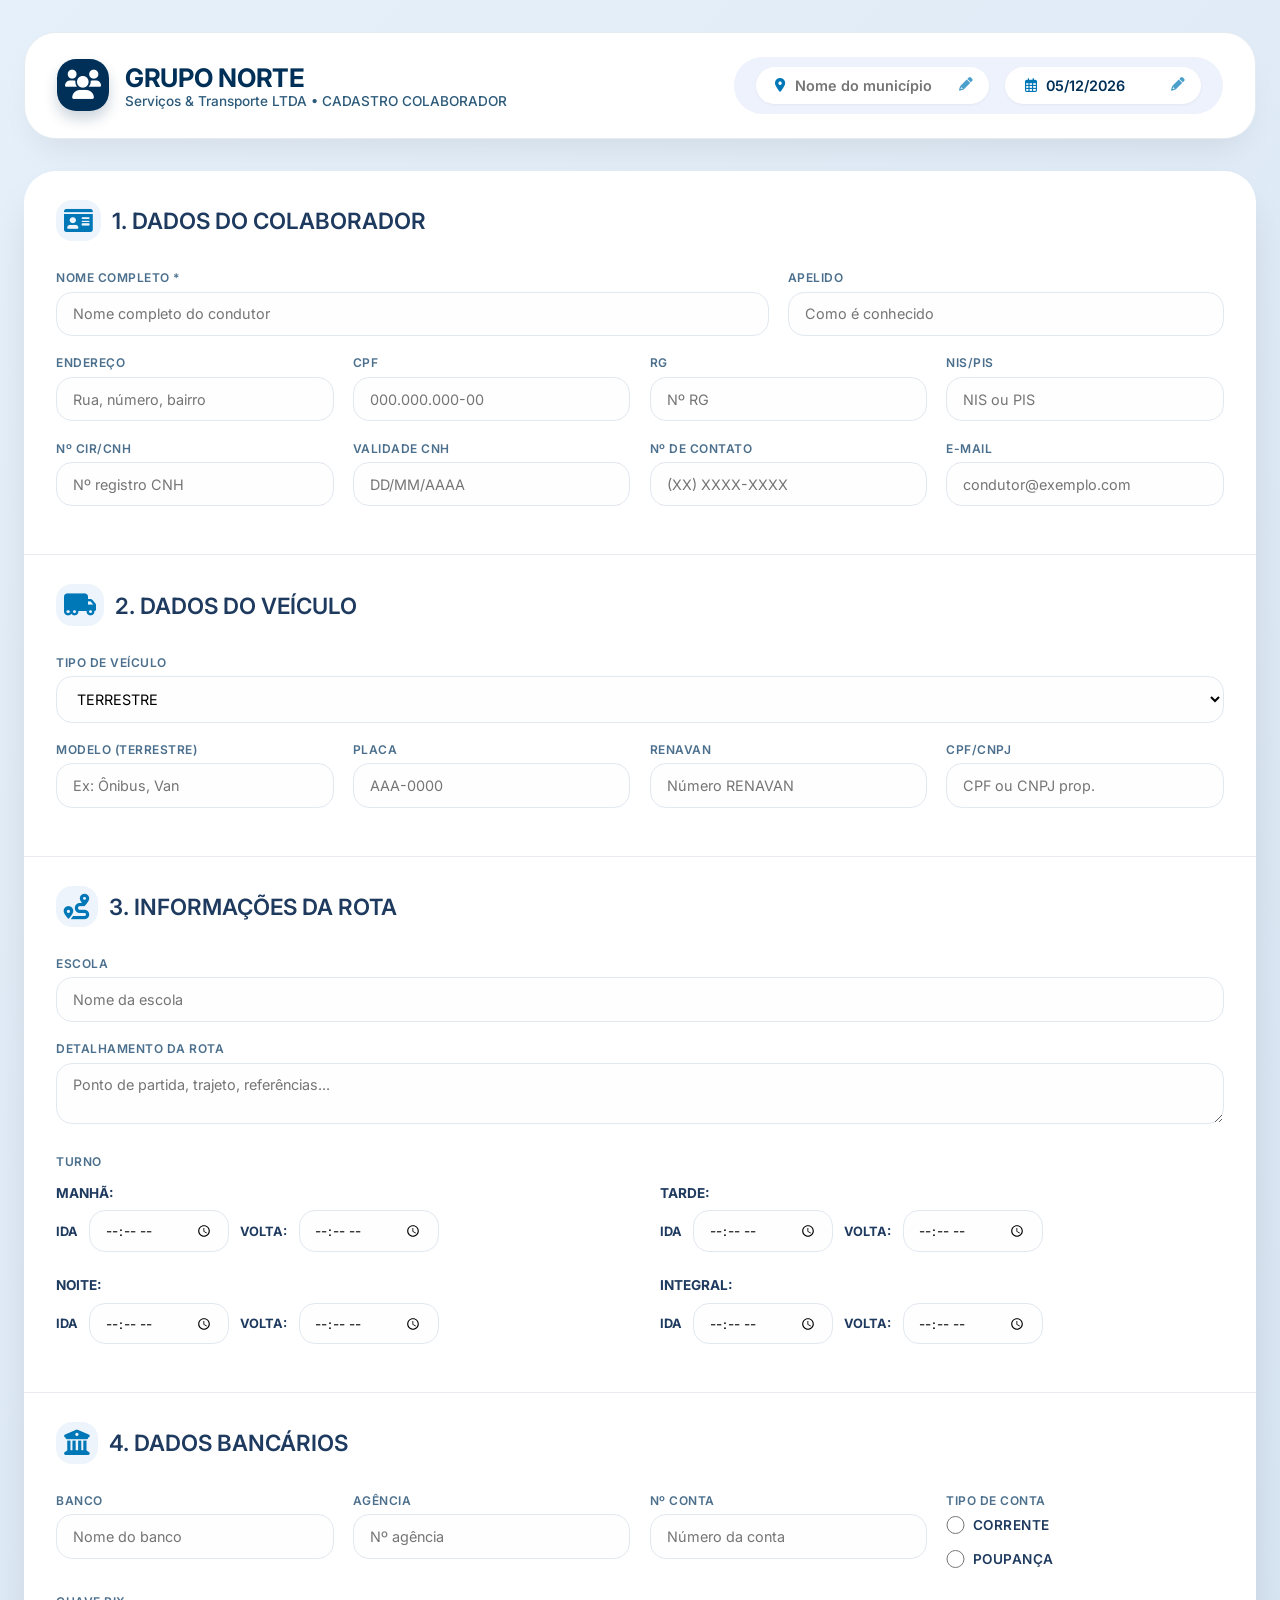
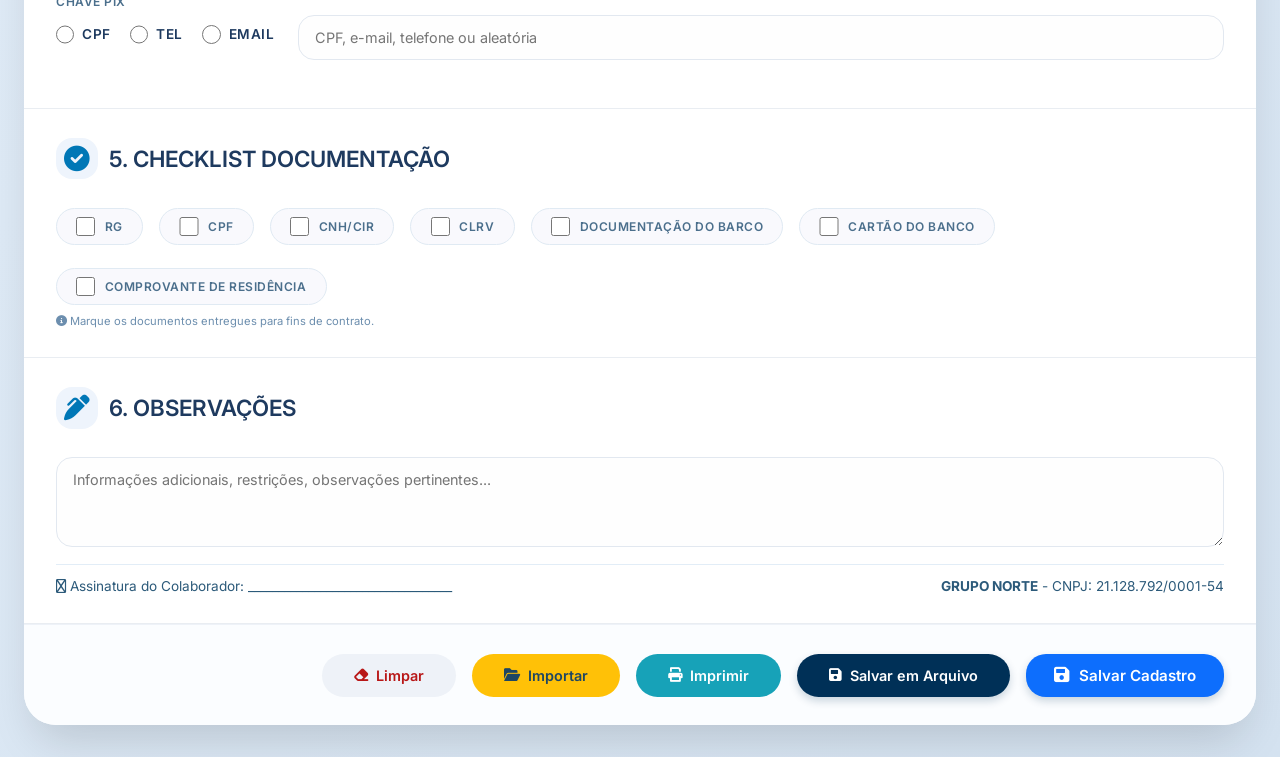
<file: src/main/java/com/tech/cadastrogruponorte/frontend/index/index.html>
<!DOCTYPE html>
<html lang="pt-br">
<head>
    <meta charset="UTF-8">
    <meta name="viewport" content="width=device-width, initial-scale=1.0, user-scalable=yes">
    <title>Grupo Norte | Cadastro Colaborador</title>
    <link href="https://fonts.googleapis.com/css2?family=Inter:opsz,wght@14..32,300;14..32,400;14..32,500;14..32,600;14..32,700&display=swap" rel="stylesheet">
    <link rel="stylesheet" href="https://cdnjs.cloudflare.com/ajax/libs/font-awesome/6.0.0-beta3/css/all.min.css">
    <link rel="stylesheet" href="../css/style.css">

</head>
<body>
<div class="container">
    <div class="header-card">
        <div class="logo-area">
            <div class="logo-icon">
                <i class="fas fa-users"></i>
            </div>
            <div class="title-main">
                <h1>GRUPO NORTE</h1>
                <p>Serviços & Transporte LTDA • CADASTRO COLABORADOR</p>
            </div>
        </div>
        <div class="badge-muni">
            <div class="muni-field">
                <i class="fas fa-map-marker-alt"></i>
                <input type="text" id="editMunicipio" placeholder="Nome do município">
                <span class="edit-hint"><i class="fas fa-pencil-alt"></i></span>
            </div>
            <div class="data-field">
                <i class="far fa-calendar-alt"></i>
                <input type="text" id="editData" placeholder="DD/MM/AAAA" maxlength="10">
                <span class="edit-hint"><i class="fas fa-pencil-alt"></i></span>
            </div>
        </div>
    </div>

    <div class="form-grid">
        <form id="cadastroForm">
            <div class="section">
                <div class="section-title">
                    <i class="fas fa-id-card"></i>
                    <h2>1. DADOS DO COLABORADOR</h2>
                </div>
                <div class="row">
                    <div class="field" style="flex: 2 1 320px;"><label>NOME COMPLETO *</label><input type="text" id="nomeCompleto" placeholder="Nome completo do condutor"></div>
                    <div class="field"><label>APELIDO</label><input type="text" id="apelido" placeholder="Como é conhecido"></div>
                </div>
                <div class="row">
                    <div class="field"><label>ENDEREÇO</label><input type="text" id="endereco" placeholder="Rua, número, bairro"></div>
                    <div class="field"><label>CPF</label><input type="text" id="cpf" placeholder="000.000.000-00"></div>
                    <div class="field"><label>RG</label><input type="text" id="rg" placeholder="Nº RG"></div>
                    <div class="field"><label>NIS/PIS</label><input type="text" id="nis" placeholder="NIS ou PIS"></div>
                </div>
                <div class="row">
                    <div class="field"><label>Nº CIR/CNH</label><input type="text" id="cnh" placeholder="Nº registro CNH"></div>
                    <div class="field"><label>VALIDADE CNH</label><input type="text" id="validadeCnh" placeholder="DD/MM/AAAA" maxlength="10"></div>
                    <div class="field"><label>Nº DE CONTATO</label><input type="tel" id="contato" placeholder="(XX) XXXX-XXXX"></div>
                    <div class="field"><label>E-MAIL</label><input type="email" id="email" placeholder="condutor@exemplo.com"></div>
                </div>
            </div>

            <div class="section">
                <div class="section-title">
                    <i class="fas fa-truck-moving"></i>
                    <h2>2. DADOS DO VEÍCULO</h2>
                </div>
                <div class="row">
                    <div class="field"><label>TIPO DE VEÍCULO</label>
                        <select id="tipoVeiculo">
                            <option value="terrestre">TERRESTRE</option>
                            <option value="fluvial">FLUVIAL</option>
                        </select>
                    </div>
                </div>
                <div id="camposTerrestre">
                    <div class="row">
                        <div class="field"><label>MODELO (Terrestre)</label><input type="text" id="modeloTerrestre" placeholder="Ex: Ônibus, Van"></div>
                        <div class="field"><label>PLACA</label><input type="text" id="placa" placeholder="AAA-0000"></div>
                        <div class="field"><label>RENAVAN</label><input type="text" id="renavan" placeholder="Número RENAVAN"></div>
                        <div class="field"><label>CPF/CNPJ</label><input type="text" id="cpfCnpjVeiculo" placeholder="CPF ou CNPJ prop."></div>
                    </div>
                </div>
                <div id="camposFluvial" style="display: none;">
                    <div class="vehicle-detail">
                        <div class="row">
                            <div class="field"><label>MODELO (Embarcação)</label><input type="text" id="modeloFluvial" placeholder="Modelo do barco"></div>
                            <div class="field"><label>NOME DA EMBARCAÇÃO</label><input type="text" id="nomeEmbarcacao" placeholder="Nome da embarcação"></div>
                            <div class="field"><label>Nº INSC</label><input type="text" id="numInsc" placeholder="Inscrição da embarcação"></div>
                            <div class="field"><label>VALIDADE</label><input type="text" id="validadeEmbarcacao" placeholder="DD/MM/AAAA" maxlength="10"></div>
                        </div>
                    </div>
                </div>
            </div>

            <div class="section">
                <div class="section-title"><i class="fas fa-route"></i><h2>3. INFORMAÇÕES DA ROTA</h2></div>
                <div class="row">
                    <div class="field field-full"><label>ESCOLA</label><input type="text" id="escola" placeholder="Nome da escola"></div>
                </div>
                <div class="row">
                    <div class="field field-full"><label>DETALHAMENTO DA ROTA</label><textarea id="detalheRota" rows="2" placeholder="Ponto de partida, trajeto, referências..."></textarea></div>
                </div>
                <div class="row">
                    <div class="turno-block">
                        <label>TURNO</label>
                        <div class="turno-grid">
                            <div class="turno-shift-card">
                                <div class="turno-shift-title">MANHÃ:</div>
                                <div class="turno-fields-row">
                                    <span class="turno-tag">IDA</span>
                                    <input type="time" class="turno-time" id="manhaIda">
                                    <span class="turno-tag">VOLTA:</span>
                                    <input type="time" class="turno-time" id="manhaVolta">
                                </div>
                            </div>
                            <div class="turno-shift-card">
                                <div class="turno-shift-title">TARDE:</div>
                                <div class="turno-fields-row">
                                    <span class="turno-tag">IDA</span>
                                    <input type="time" class="turno-time" id="tardeIda">
                                    <span class="turno-tag">VOLTA:</span>
                                    <input type="time" class="turno-time" id="tardeVolta">
                                </div>
                            </div>
                            <div class="turno-shift-card">
                                <div class="turno-shift-title">NOITE:</div>
                                <div class="turno-fields-row">
                                    <span class="turno-tag">IDA</span>
                                    <input type="time" class="turno-time" id="noiteIda">
                                    <span class="turno-tag">VOLTA:</span>
                                    <input type="time" class="turno-time" id="noiteVolta">
                                </div>
                            </div>
                            <div class="turno-shift-card">
                                <div class="turno-shift-title">INTEGRAL:</div>
                                <div class="turno-fields-row">
                                    <span class="turno-tag">IDA</span>
                                    <input type="time" class="turno-time" id="integralIda">
                                    <span class="turno-tag">VOLTA:</span>
                                    <input type="time" class="turno-time" id="integralVolta">
                                </div>
                            </div>
                        </div>
                    </div>
                </div>
            </div>

            <div class="section">
                <div class="section-title"><i class="fas fa-university"></i><h2>4. DADOS BANCÁRIOS</h2></div>
                <div class="row">
                    <div class="field"><label>BANCO</label><input type="text" id="banco" placeholder="Nome do banco"></div>
                    <div class="field"><label>AGÊNCIA</label><input type="text" id="agencia" placeholder="Nº agência"></div>
                    <div class="field"><label>Nº CONTA</label><input type="text" id="numeroConta" placeholder="Número da conta"></div>
                    <div class="field">
                        <label>TIPO DE CONTA</label>
                        <div class="radio-group-vertical">
                            <label class="radio-item"><input type="radio" name="tipoConta" id="tipoContaCorrente" value="corrente"> CORRENTE</label>
                            <label class="radio-item"><input type="radio" name="tipoConta" id="tipoContaPoupanca" value="poupanca"> POUPANÇA</label>
                        </div>
                    </div>
                </div>
                <div class="row">
                    <div class="field field-full">
                        <label>CHAVE PIX</label>
                        <div class="pix-row">
                            <div class="radio-group-horizontal">
                                <label class="radio-item"><input type="radio" name="tipoPix" id="pixCPF" value="cpf"> CPF</label>
                                <label class="radio-item"><input type="radio" name="tipoPix" id="pixTel" value="tel"> TEL</label>
                                <label class="radio-item"><input type="radio" name="tipoPix" id="pixEmail" value="email"> EMAIL</label>
                            </div>
                            <input type="text" id="chavePix" class="pix-input" placeholder="CPF, e-mail, telefone ou aleatória">
                        </div>
                    </div>
                </div>
            </div>

            <div class="section">
                <div class="section-title"><i class="fas fa-check-circle"></i><h2>5. CHECKLIST DOCUMENTAÇÃO</h2></div>
                <div class="checklist">
                    <label class="check-item"><input type="checkbox" id="checkRG"> RG</label>
                    <label class="check-item"><input type="checkbox" id="checkCPF"> CPF</label>
                    <label class="check-item"><input type="checkbox" id="checkCNH"> CNH/CIR</label>
                    <label class="check-item"><input type="checkbox" id="checkCLRV"> CLRV</label>
                    <label class="check-item"><input type="checkbox" id="checkDocBarco"> DOCUMENTAÇÃO DO BARCO</label>
                    <label class="check-item"><input type="checkbox" id="checkCartaoBanco"> CARTÃO DO BANCO</label>
                    <label class="check-item"><input type="checkbox" id="checkComprovanteRes"> COMPROVANTE DE RESIDÊNCIA</label>
                </div>
                <small class="info-hint"><i class="fas fa-info-circle"></i> Marque os documentos entregues para fins de contrato.</small>
            </div>

            <div class="section obs-area">
                <div class="section-title"><i class="fas fa-pen-alt"></i><h2>6. OBSERVAÇÕES</h2></div>
                <textarea id="observacoes" placeholder="Informações adicionais, restrições, observações pertinentes..."></textarea>
                <div class="assinatura">
                    <span><i class="far fa-signature"></i> Assinatura do Colaborador: __________________________________</span>
                    <span><strong>GRUPO NORTE</strong> - CNPJ: 21.128.792/0001-54</span>
                </div>
            </div>

            <div class="actions">
                <button type="button" class="btn btn-secondary" id="btnLimpar"><i class="fas fa-eraser"></i> Limpar</button>
                <button type="button" class="btn btn-warning" id="btnImportar"><i class="fas fa-folder-open"></i> Importar</button>
                <button type="button" class="btn btn-info" id="btnImprimir"><i class="fas fa-print"></i> Imprimir</button>
                <button type="button" class="btn btn-primary" id="btnSalvarArquivo"><i class="fas fa-save"></i> Salvar em Arquivo</button>
                <button type="button" id="btnSalvar" class="btn-salvar" onclick="enviarCadastro()">
                    <i class="fas fa-save"></i>
                    <span>Salvar Cadastro</span>
                </button>
            </div>
        </form>
    </div>
</div>

<!-- Modal de Importação -->
<div id="importModal" class="modal">
    <div class="modal-content">
        <h3><i class="fas fa-folder-open"></i> Importar Cadastro</h3>
        <p>Selecione um arquivo JSON de cadastro salvo anteriormente:</p>
        <div class="file-input-wrapper" onclick="document.getElementById('fileInput').click()">
            <i class="fas fa-cloud-upload-alt" style="font-size: 2rem; color: #0077b6;"></i>
            <p>Clique para selecionar um arquivo .json</p>
            <input type="file" id="fileInput" accept=".json" style="display: none;">
        </div>
        <div class="modal-buttons">
            <button class="btn btn-secondary" onclick="fecharModal()">Cancelar</button>
        </div>
    </div>
</div>

<div id="toastMsg" class="toast-message">✅ Operação realizada com sucesso!</div>

<script src="../js/script.js"></script>

</body>
</html>
</file>
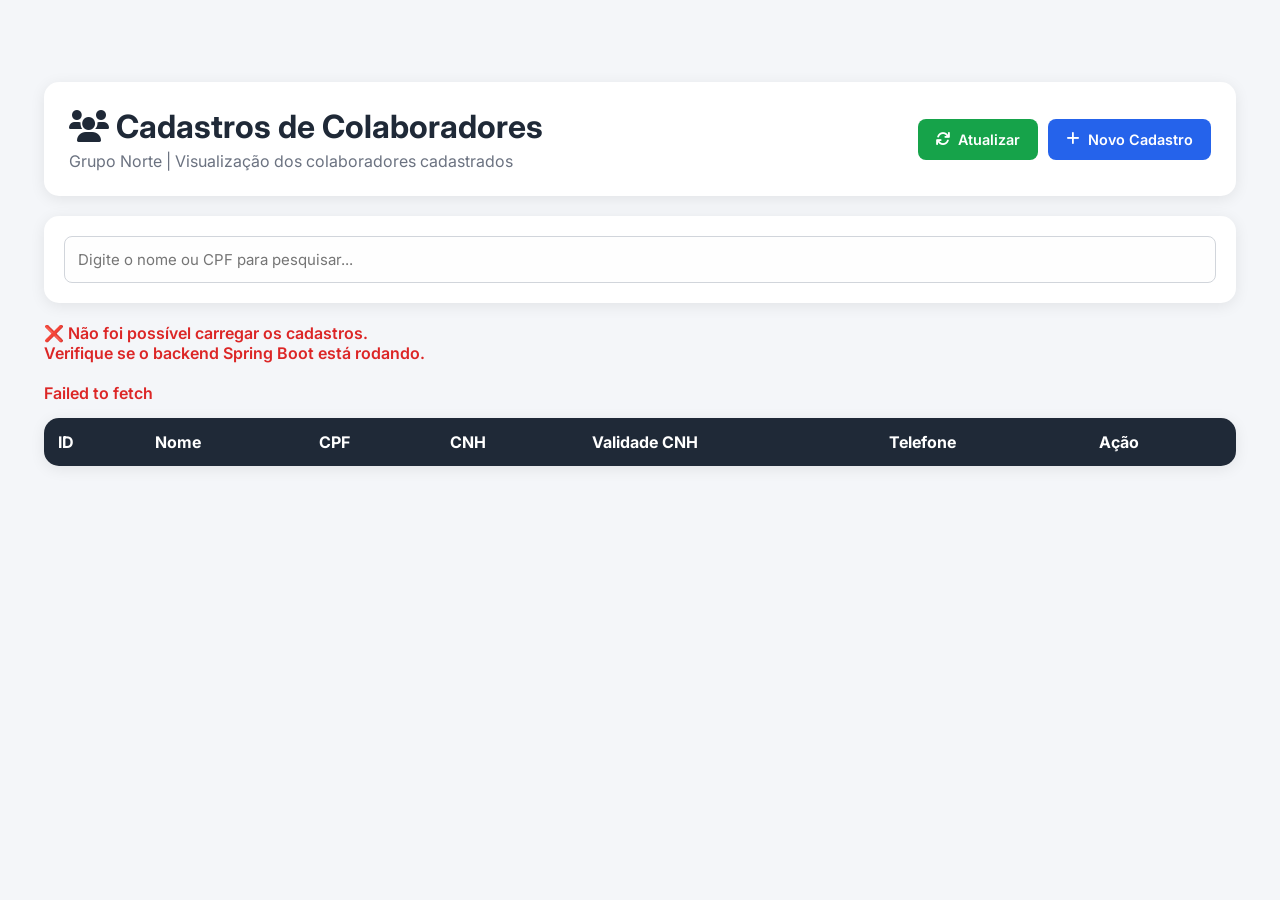
<file: src/main/resources/static/cadastros.html>
<!DOCTYPE html>
<html lang="pt-br">
<head>
    <meta charset="UTF-8">
    <meta name="viewport" content="width=device-width, initial-scale=1.0">

    <title>Grupo Norte | Cadastros</title>

    <link rel="stylesheet"
          href="https://fonts.googleapis.com/css2?family=Inter:wght@400;500;600;700&display=swap">

    <link rel="stylesheet"
          href="https://cdnjs.cloudflare.com/ajax/libs/font-awesome/6.0.0-beta3/css/all.min.css">

    <link rel="stylesheet" href="style.css">

    <style>
        body {
            font-family: 'Inter', sans-serif;
            background: #f4f6f9;
        }

        .cadastros-container {
            max-width: 1400px;
            margin: 30px auto;
            padding: 20px;
        }

        .topo {
            background: white;
            border-radius: 15px;
            padding: 25px;
            margin-bottom: 20px;
            display: flex;
            justify-content: space-between;
            align-items: center;
            box-shadow: 0 3px 15px rgba(0,0,0,0.08);
        }

        .topo h1 {
            margin: 0;
            color: #1f2937;
        }

        .topo p {
            margin: 5px 0 0;
            color: #6b7280;
        }

        .acoes-topo {
            display: flex;
            gap: 10px;
        }

        .btn {
            border: none;
            padding: 12px 18px;
            border-radius: 8px;
            cursor: pointer;
            font-weight: 600;
        }

        .btn-novo {
            background: #2563eb;
            color: white;
        }

        .btn-atualizar {
            background: #16a34a;
            color: white;
        }

        .busca {
            background: white;
            padding: 20px;
            border-radius: 15px;
            margin-bottom: 20px;
            box-shadow: 0 3px 15px rgba(0,0,0,0.08);
        }

        .busca input {
            width: 100%;
            box-sizing: border-box;
            padding: 13px;
            border: 1px solid #d1d5db;
            border-radius: 8px;
            font-size: 15px;
        }

        .status {
            margin: 15px 0;
            font-weight: 600;
        }

        .tabela-container {
            background: white;
            border-radius: 15px;
            overflow-x: auto;
            box-shadow: 0 3px 15px rgba(0,0,0,0.08);
        }

        table {
            width: 100%;
            border-collapse: collapse;
            min-width: 900px;
        }

        th {
            background: #1f2937;
            color: white;
            padding: 14px;
            text-align: left;
        }

        td {
            padding: 13px;
            border-bottom: 1px solid #e5e7eb;
        }

        tr:hover {
            background: #f9fafb;
        }

        .sem-registros {
            text-align: center;
            padding: 50px;
            color: #6b7280;
        }

        .btn-visualizar {
            background: #2563eb;
            color: white;
            padding: 8px 12px;
            border-radius: 6px;
            border: none;
            cursor: pointer;
        }

        .erro {
            color: #dc2626;
        }

        .sucesso {
            color: #16a34a;
        }

        /* Modal */

        .modal {
            display: none;
            position: fixed;
            z-index: 9999;
            inset: 0;
            background: rgba(0,0,0,0.6);
            padding: 20px;
            overflow-y: auto;
        }

        .modal-conteudo {
            background: white;
            max-width: 900px;
            margin: 30px auto;
            border-radius: 15px;
            padding: 25px;
            position: relative;
        }

        .fechar {
            position: absolute;
            right: 20px;
            top: 15px;
            font-size: 25px;
            cursor: pointer;
            color: #555;
        }

        .detalhes-grid {
            display: grid;
            grid-template-columns: repeat(auto-fit, minmax(220px, 1fr));
            gap: 15px;
            margin-top: 20px;
        }

        .detalhe {
            background: #f3f4f6;
            padding: 15px;
            border-radius: 8px;
        }

        .detalhe strong {
            display: block;
            color: #6b7280;
            font-size: 12px;
            margin-bottom: 5px;
        }

        .veiculo {
            border: 1px solid #ddd;
            border-radius: 10px;
            padding: 15px;
            margin-top: 15px;
        }
    </style>
</head>

<body>

<div class="cadastros-container">

    <div class="topo">

        <div>
            <h1>
                <i class="fas fa-users"></i>
                Cadastros de Colaboradores
            </h1>

            <p>
                Grupo Norte | Visualização dos colaboradores cadastrados
            </p>
        </div>

        <div class="acoes-topo">

            <button class="btn btn-atualizar" id="btnAtualizar">
                <i class="fas fa-sync"></i>
                Atualizar
            </button>

            <button class="btn btn-novo" id="btnNovoCadastro">
                <i class="fas fa-plus"></i>
                Novo Cadastro
            </button>

        </div>

    </div>


    <div class="busca">

        <input
                type="text"
                id="campoBusca"
                placeholder="Digite o nome ou CPF para pesquisar..."
        >

    </div>


    <div id="status" class="status">
        Carregando cadastros...
    </div>


    <div class="tabela-container">

        <table>

            <thead>

            <tr>
                <th>ID</th>
                <th>Nome</th>
                <th>CPF</th>
                <th>CNH</th>
                <th>Validade CNH</th>
                <th>Telefone</th>
                <th>Ação</th>
            </tr>

            </thead>

            <tbody id="tabelaCadastros">

            </tbody>

        </table>

    </div>

</div>


<!-- MODAL -->

<div class="modal" id="modal">

    <div class="modal-conteudo">

        <span class="fechar" id="fecharModal">
            &times;
        </span>

        <h2>
            <i class="fas fa-user"></i>
            Dados do Colaborador
        </h2>

        <div id="detalhesColaborador"></div>

    </div>

</div>


<script src="cadastros.js"></script>

</body>
</html>
</file>
<file: src/main/resources/static/style.css>
* {
    margin: 0;
    padding: 0;
    box-sizing: border-box;
}

body {
    background: linear-gradient(135deg, #e6f0fa 0%, #d4e2f0 100%);
    font-family: 'Inter', sans-serif;
    padding: 2rem 1.5rem;
    color: #1a2c3e;
}

.container {
    max-width: 1280px;
    margin: 0 auto;
}

.header-card {
    background: white;
    border-radius: 2rem;
    padding: 1.5rem 2rem;
    margin-bottom: 2rem;
    box-shadow: 0 20px 35px -12px rgba(0, 0, 0, 0.08);
    display: flex;
    flex-wrap: wrap;
    align-items: center;
    justify-content: space-between;
    border: 1px solid rgba(0, 70, 120, 0.1);
}

.logo-area {
    display: flex;
    align-items: center;
    gap: 1rem;
}

.logo-icon {
    width: 52px;
    height: 52px;
    background: #003057;
    border-radius: 1.2rem;
    display: flex;
    align-items: center;
    justify-content: center;
    color: white;
    font-size: 1.8rem;
    box-shadow: 0 8px 14px rgba(0,48,87,0.2);
}

.title-main h1 {
    font-size: 1.6rem;
    font-weight: 700;
    letter-spacing: -0.3px;
    color: #003057;
}

.title-main p {
    color: #2c5a7a;
    font-weight: 500;
    font-size: 0.85rem;
}

.badge-muni {
    background: #eef2fc;
    padding: 0.6rem 1.4rem;
    border-radius: 3rem;
    display: flex;
    gap: 1rem;
    flex-wrap: wrap;
    align-items: center;
    font-weight: 500;
}

.badge-muni .muni-field {
    display: flex;
    align-items: center;
    gap: 0.6rem;
    background: white;
    padding: 0.25rem 1rem 0.25rem 1.2rem;
    border-radius: 2rem;
    box-shadow: 0 1px 3px rgba(0,0,0,0.05);
}

.badge-muni .muni-field i {
    color: #0077b6;
    font-size: 0.85rem;
}

.badge-muni .muni-field input {
    border: none;
    background: transparent;
    font-weight: 600;
    color: #003057;
    font-size: 0.9rem;
    padding: 0.4rem 0;
    width: 150px;
    font-family: 'Inter', sans-serif;
    outline: none;
}

.badge-muni .muni-field input:focus {
    border-bottom: 1px dashed #0077b6;
}

.badge-muni .data-field {
    display: flex;
    align-items: center;
    gap: 0.6rem;
    background: white;
    padding: 0.25rem 1rem 0.25rem 1.2rem;
    border-radius: 2rem;
    box-shadow: 0 1px 3px rgba(0,0,0,0.05);
}

.badge-muni .data-field i {
    color: #0077b6;
    font-size: 0.85rem;
}

.badge-muni .data-field input {
    border: none;
    background: transparent;
    font-weight: 600;
    color: #003057;
    font-size: 0.9rem;
    padding: 0.4rem 0;
    width: 110px;
    font-family: 'Inter', sans-serif;
    outline: none;
}

.badge-muni .data-field input:focus {
    border-bottom: 1px dashed #0077b6;
}

.form-grid {
    background: white;
    border-radius: 2rem;
    box-shadow: 0 25px 45px -12px rgba(0, 0, 0, 0.15);
    overflow: hidden;
    transition: all 0.2s;
}

.section {
    padding: 1.8rem 2rem;
    border-bottom: 1px solid #e9edf2;
    transition: background 0.2s;
}

.section:last-child {
    border-bottom: none;
}

.section-title {
    display: flex;
    align-items: center;
    gap: 0.7rem;
    margin-bottom: 1.8rem;
}

.section-title i {
    font-size: 1.6rem;
    color: #0077b6;
    background: #eef4fc;
    padding: 0.5rem;
    border-radius: 1rem;
}

.section-title h2 {
    font-size: 1.4rem;
    font-weight: 600;
    color: #1e3a5f;
}

.row {
    display: flex;
    flex-wrap: wrap;
    gap: 1.2rem;
    margin-bottom: 1.2rem;
}

.field {
    flex: 1 1 240px;
    min-width: 180px;
}

.field-full {
    flex: 1 1 100%;
}

.turno-block {
    flex: 1 1 100%;
    margin-top: 0.4rem;
}

.turno-block > label {
    margin-bottom: 1rem;
}

.turno-grid {
    display: grid;
    grid-template-columns: 1fr 1fr;
    gap: 1.6rem 2.5rem;
}

.turno-shift-title {
    font-weight: 700;
    font-size: 0.85rem;
    color: #1e3a5f;
    margin-bottom: 0.6rem;
}

.turno-fields-row {
    display: flex;
    align-items: center;
    flex-wrap: wrap;
    gap: 0.7rem;
}

.turno-tag {
    font-weight: 700;
    font-size: 0.8rem;
    color: #1e3a5f;
}

.turno-time {
    width: auto;
    min-width: 140px;
    padding: 0.6rem 0.9rem;
    border-radius: 1rem;
    border: 1.5px solid #e2e8f0;
    background: #fefefe;
    font-size: 0.85rem;
}

.turno-time:focus {
    border-color: #0077b6;
    box-shadow: 0 0 0 3px rgba(0,119,182,0.2);
}

@media (max-width: 600px) {
    .turno-grid {
        grid-template-columns: 1fr;
    }
}

label {
    display: block;
    font-size: 0.75rem;
    font-weight: 600;
    text-transform: uppercase;
    letter-spacing: 0.5px;
    color: #4b6f8c;
    margin-bottom: 0.4rem;
}

input, select, textarea {
    width: 100%;
    padding: 0.8rem 1rem;
    border-radius: 1rem;
    border: 1.5px solid #e2e8f0;
    font-family: 'Inter', sans-serif;
    font-size: 0.9rem;
    transition: 0.2s;
    background: #fefefe;
    outline: none;
}

input:focus, select:focus, textarea:focus {
    border-color: #0077b6;
    box-shadow: 0 0 0 3px rgba(0,119,182,0.2);
}

.vehicle-detail {
    background: #fafcff;
    padding: 1.2rem;
    border-radius: 1.5rem;
    margin-top: 0.8rem;
    border: 1px dashed #cbdde9;
}

.checklist {
    display: flex;
    flex-wrap: wrap;
    gap: 1rem;
    margin-top: 0.5rem;
}

.check-item {
    background: #f9f9fd;
    padding: 0.5rem 1.2rem;
    border-radius: 2rem;
    display: flex;
    align-items: center;
    gap: 0.6rem;
    border: 1px solid #e0eaf3;
}

.check-item input {
    width: 1.2rem;
    height: 1.2rem;
    accent-color: #0077b6;
}

.radio-group-vertical {
    display: flex;
    flex-direction: column;
    gap: 0.6rem;
    margin-top: 0.5rem;
}

.radio-group-horizontal {
    display: flex;
    flex-wrap: wrap;
    gap: 1.2rem;
    margin-top: 0.5rem;
}

.radio-item {
    display: flex;
    align-items: center;
    gap: 0.5rem;
    font-size: 0.85rem;
    font-weight: 600;
    color: #1e3a5f;
    cursor: pointer;
}

.radio-item input[type="radio"] {
    width: 1.15rem;
    height: 1.15rem;
    accent-color: #0077b6;
    cursor: pointer;
}

.pix-row {
    display: flex;
    align-items: center;
    gap: 1.5rem;
    flex-wrap: wrap;
}

.pix-row .radio-group-horizontal {
    margin-top: 0;
}

.pix-input {
    flex: 1;
    min-width: 240px;
}

.obs-area textarea {
    resize: vertical;
    min-height: 90px;
}

.actions {
    display: flex;
    justify-content: flex-end;
    gap: 1rem;
    padding: 1.8rem 2rem;
    background: #fbfdff;
    border-top: 1px solid #eef2f8;
    flex-wrap: wrap;
}

.btn {
    padding: 0.8rem 2rem;
    border-radius: 2rem;
    font-weight: 600;
    font-size: 0.9rem;
    cursor: pointer;
    transition: 0.2s;
    border: none;
    font-family: 'Inter', sans-serif;
    display: inline-flex;
    align-items: center;
    gap: 0.5rem;
}

.btn-primary {
    background: #003057;
    color: white;
    box-shadow: 0 4px 8px rgba(0,48,87,0.2);
}

.btn-primary:hover {
    background: #0a4b78;
    transform: translateY(-2px);
}
/* Container do botão de ação */
.form-actions {
    display: flex;
    justify-content: flex-end;
    align-items: center;
    margin-top: 25px;
    padding-top: 20px;
    border-top: 1px solid #e2e8f0;
}

/* Botão Salvar Principal */
.btn-salvar {
    display: inline-flex;
    align-items: center;
    justify-content: center;
    gap: 10px;
    padding: 12px 28px;
    background-color: #0d6efd; /* Azul padrão moderno (ou use a cor primária do seu tema) */
    color: #ffffff;
    font-family: inherit;
    font-size: 0.95rem;
    font-weight: 600;
    border: none;
    border-radius: 20px;
    cursor: pointer;
    box-shadow: 0 4px 8px rgba(0,48,87,0.2);
    transition: all 0.2s ease-in-out;
}

/* Efeito Hover (passar o mouse) */
.btn-salvar:hover {
    background-color: #0b5ed7;
    transform: translateY(-1px);
    box-shadow: 0 6px 12px -2px rgba(13, 110, 253, 0.3);
}

/* Efeito Click */
.btn-salvar:active {
    transform: translateY(0);
    box-shadow: 0 2px 4px -1px rgba(13, 110, 253, 0.2);
}

/* Tamanho do Ícone */
.btn-salvar i {
    font-size: 1.1rem;
}

/* Responsividade para telas menores/mobile */
@media (max-width: 576px) {
    .form-actions {
        justify-content: stretch;
    }

    .btn-salvar {
        width: 100%; /* Ocupa a largura total na tela do celular */
    }
}

.btn-secondary {
    background: #eef2f8;
    color: #b81717;
}

.btn-secondary:hover {
    background: #e2e9f2;
}

.btn-info {
    background: #17a2b8;
    color: white;
}

.btn-info:hover {
    background: #138496;
    transform: translateY(-2px);
}

.btn-warning {
    background: #ffc107;
    color: #1e4663;
}

.btn-warning:hover {
    background: #e0a800;
    transform: translateY(-2px);
}

.assinatura {
    display: flex;
    justify-content: space-between;
    align-items: center;
    flex-wrap: wrap;
    font-size: 0.85rem;
    padding-top: 0.8rem;
    color: #2c5a7a;
    border-top: 1px solid #e2edf7;
    margin-top: 0.8rem;
}

.toast-message {
    visibility: hidden;
    min-width: 260px;
    background-color: #1e4620;
    color: white;
    text-align: center;
    border-radius: 3rem;
    padding: 0.8rem 1.5rem;
    position: fixed;
    bottom: 30px;
    left: 50%;
    transform: translateX(-50%);
    z-index: 1000;
    font-weight: 500;
    box-shadow: 0 8px 20px rgba(0,0,0,0.2);
    transition: 0.2s;
}

.toast-message.show {
    visibility: visible;
    animation: fadein 0.3s, fadeout 0.3s 2.5s;
}

@keyframes fadein {
    from { bottom: 0; opacity: 0; }
    to { bottom: 30px; opacity: 1; }
}

@keyframes fadeout {
    from { opacity: 1; }
    to { opacity: 0; }
}

@media (max-width: 680px) {
    body {
        padding: 1rem;
    }
    .section {
        padding: 1.2rem;
    }
    .header-card {
        flex-direction: column;
        align-items: flex-start;
        gap: 0.8rem;
    }
    .actions {
        flex-wrap: wrap;
    }
    .btn {
        flex: 1;
        justify-content: center;
    }
}

small.info-hint {
    font-size: 0.7rem;
    color: #6c8eae;
    display: block;
    margin-top: 0.2rem;
}

.edit-hint {
    font-size: 0.7rem;
    opacity: 0.7;
    margin-left: 0.3rem;
}

.loading {
    display: inline-block;
    width: 16px;
    height: 16px;
    border: 2px solid #fff;
    border-radius: 50%;
    border-top-color: transparent;
    animation: spin 0.6s linear infinite;
}

@keyframes spin {
    to { transform: rotate(360deg); }
}

.modal {
    display: none;
    position: fixed;
    z-index: 1001;
    left: 0;
    top: 0;
    width: 100%;
    height: 100%;
    background-color: rgba(0,0,0,0.5);
    backdrop-filter: blur(4px);
}
.modal-content {
    background-color: white;
    margin: 10% auto;
    padding: 2rem;
    border-radius: 2rem;
    width: 90%;
    max-width: 500px;
    box-shadow: 0 25px 50px rgba(0,0,0,0.3);
}
.modal-content h3 {
    margin-bottom: 1rem;
    color: #003057;
}
.modal-buttons {
    display: flex;
    gap: 1rem;
    justify-content: flex-end;
    margin-top: 1.5rem;
}
.file-input-wrapper {
    border: 2px dashed #cbdde9;
    border-radius: 1rem;
    padding: 1.5rem;
    text-align: center;
    cursor: pointer;
    transition: 0.2s;
}
.file-input-wrapper:hover {
    border-color: #0077b6;
    background: #f8fafc;
}
.section-title {
    display: flex;
    align-items: center;
    gap: 10px;
}

.btn-adicionar-veiculo {
    margin-left: auto;
    border: none;
    background: #087fda;
    color: white;
    padding: 10px 15px;
    border-radius: 8px;
    cursor: pointer;
    font-weight: 600;
}

.btn-adicionar-veiculo:hover {
    background: #0669b5;
}

.veiculo-card {
    border: 1px solid #dfe5ec;
    border-radius: 10px;
    padding: 20px;
    margin-bottom: 20px;
}

.veiculo-card-title {
    display: flex;
    align-items: center;
    justify-content: space-between;
    margin-bottom: 20px;
}

.veiculo-card-title h3 {
    margin: 0;
}

.btn-remover-veiculo {
    border: none;
    background: #dc3545;
    color: white;
    padding: 8px 12px;
    border-radius: 6px;
    cursor: pointer;
}

.btn-remover-veiculo:hover {
    background: #b02a37;
}
</file>
<file: src/main/resources/static/frontend/css/style.css>
* {
    margin: 0;
    padding: 0;
    box-sizing: border-box;
}

body {
    background: linear-gradient(135deg, #e6f0fa 0%, #d4e2f0 100%);
    font-family: 'Inter', sans-serif;
    padding: 2rem 1.5rem;
    color: #1a2c3e;
}

.container {
    max-width: 1280px;
    margin: 0 auto;
}

.header-card {
    background: white;
    border-radius: 2rem;
    padding: 1.5rem 2rem;
    margin-bottom: 2rem;
    box-shadow: 0 20px 35px -12px rgba(0, 0, 0, 0.08);
    display: flex;
    flex-wrap: wrap;
    align-items: center;
    justify-content: space-between;
    border: 1px solid rgba(0, 70, 120, 0.1);
}

.logo-area {
    display: flex;
    align-items: center;
    gap: 1rem;
}

.logo-icon {
    width: 52px;
    height: 52px;
    background: #003057;
    border-radius: 1.2rem;
    display: flex;
    align-items: center;
    justify-content: center;
    color: white;
    font-size: 1.8rem;
    box-shadow: 0 8px 14px rgba(0,48,87,0.2);
}

.title-main h1 {
    font-size: 1.6rem;
    font-weight: 700;
    letter-spacing: -0.3px;
    color: #003057;
}

.title-main p {
    color: #2c5a7a;
    font-weight: 500;
    font-size: 0.85rem;
}

.badge-muni {
    background: #eef2fc;
    padding: 0.6rem 1.4rem;
    border-radius: 3rem;
    display: flex;
    gap: 1rem;
    flex-wrap: wrap;
    align-items: center;
    font-weight: 500;
}

.badge-muni .muni-field {
    display: flex;
    align-items: center;
    gap: 0.6rem;
    background: white;
    padding: 0.25rem 1rem 0.25rem 1.2rem;
    border-radius: 2rem;
    box-shadow: 0 1px 3px rgba(0,0,0,0.05);
}

.badge-muni .muni-field i {
    color: #0077b6;
    font-size: 0.85rem;
}

.badge-muni .muni-field input {
    border: none;
    background: transparent;
    font-weight: 600;
    color: #003057;
    font-size: 0.9rem;
    padding: 0.4rem 0;
    width: 150px;
    font-family: 'Inter', sans-serif;
    outline: none;
}

.badge-muni .muni-field input:focus {
    border-bottom: 1px dashed #0077b6;
}

.badge-muni .data-field {
    display: flex;
    align-items: center;
    gap: 0.6rem;
    background: white;
    padding: 0.25rem 1rem 0.25rem 1.2rem;
    border-radius: 2rem;
    box-shadow: 0 1px 3px rgba(0,0,0,0.05);
}

.badge-muni .data-field i {
    color: #0077b6;
    font-size: 0.85rem;
}

.badge-muni .data-field input {
    border: none;
    background: transparent;
    font-weight: 600;
    color: #003057;
    font-size: 0.9rem;
    padding: 0.4rem 0;
    width: 110px;
    font-family: 'Inter', sans-serif;
    outline: none;
}

.badge-muni .data-field input:focus {
    border-bottom: 1px dashed #0077b6;
}

.form-grid {
    background: white;
    border-radius: 2rem;
    box-shadow: 0 25px 45px -12px rgba(0, 0, 0, 0.15);
    overflow: hidden;
    transition: all 0.2s;
}

.section {
    padding: 1.8rem 2rem;
    border-bottom: 1px solid #e9edf2;
    transition: background 0.2s;
}

.section:last-child {
    border-bottom: none;
}

.section-title {
    display: flex;
    align-items: center;
    gap: 0.7rem;
    margin-bottom: 1.8rem;
}

.section-title i {
    font-size: 1.6rem;
    color: #0077b6;
    background: #eef4fc;
    padding: 0.5rem;
    border-radius: 1rem;
}

.section-title h2 {
    font-size: 1.4rem;
    font-weight: 600;
    color: #1e3a5f;
}

.row {
    display: flex;
    flex-wrap: wrap;
    gap: 1.2rem;
    margin-bottom: 1.2rem;
}

.field {
    flex: 1 1 240px;
    min-width: 180px;
}

.field-full {
    flex: 1 1 100%;
}

.turno-block {
    flex: 1 1 100%;
    margin-top: 0.4rem;
}

.turno-block > label {
    margin-bottom: 1rem;
}

.turno-grid {
    display: grid;
    grid-template-columns: 1fr 1fr;
    gap: 1.6rem 2.5rem;
}

.turno-shift-title {
    font-weight: 700;
    font-size: 0.85rem;
    color: #1e3a5f;
    margin-bottom: 0.6rem;
}

.turno-fields-row {
    display: flex;
    align-items: center;
    flex-wrap: wrap;
    gap: 0.7rem;
}

.turno-tag {
    font-weight: 700;
    font-size: 0.8rem;
    color: #1e3a5f;
}

.turno-time {
    width: auto;
    min-width: 140px;
    padding: 0.6rem 0.9rem;
    border-radius: 1rem;
    border: 1.5px solid #e2e8f0;
    background: #fefefe;
    font-size: 0.85rem;
}

.turno-time:focus {
    border-color: #0077b6;
    box-shadow: 0 0 0 3px rgba(0,119,182,0.2);
}

@media (max-width: 600px) {
    .turno-grid {
        grid-template-columns: 1fr;
    }
}

label {
    display: block;
    font-size: 0.75rem;
    font-weight: 600;
    text-transform: uppercase;
    letter-spacing: 0.5px;
    color: #4b6f8c;
    margin-bottom: 0.4rem;
}

input, select, textarea {
    width: 100%;
    padding: 0.8rem 1rem;
    border-radius: 1rem;
    border: 1.5px solid #e2e8f0;
    font-family: 'Inter', sans-serif;
    font-size: 0.9rem;
    transition: 0.2s;
    background: #fefefe;
    outline: none;
}

input:focus, select:focus, textarea:focus {
    border-color: #0077b6;
    box-shadow: 0 0 0 3px rgba(0,119,182,0.2);
}

.vehicle-detail {
    background: #fafcff;
    padding: 1.2rem;
    border-radius: 1.5rem;
    margin-top: 0.8rem;
    border: 1px dashed #cbdde9;
}

.checklist {
    display: flex;
    flex-wrap: wrap;
    gap: 1rem;
    margin-top: 0.5rem;
}

.check-item {
    background: #f9f9fd;
    padding: 0.5rem 1.2rem;
    border-radius: 2rem;
    display: flex;
    align-items: center;
    gap: 0.6rem;
    border: 1px solid #e0eaf3;
}

.check-item input {
    width: 1.2rem;
    height: 1.2rem;
    accent-color: #0077b6;
}

.radio-group-vertical {
    display: flex;
    flex-direction: column;
    gap: 0.6rem;
    margin-top: 0.5rem;
}

.radio-group-horizontal {
    display: flex;
    flex-wrap: wrap;
    gap: 1.2rem;
    margin-top: 0.5rem;
}

.radio-item {
    display: flex;
    align-items: center;
    gap: 0.5rem;
    font-size: 0.85rem;
    font-weight: 600;
    color: #1e3a5f;
    cursor: pointer;
}

.radio-item input[type="radio"] {
    width: 1.15rem;
    height: 1.15rem;
    accent-color: #0077b6;
    cursor: pointer;
}

.pix-row {
    display: flex;
    align-items: center;
    gap: 1.5rem;
    flex-wrap: wrap;
}

.pix-row .radio-group-horizontal {
    margin-top: 0;
}

.pix-input {
    flex: 1;
    min-width: 240px;
}

.obs-area textarea {
    resize: vertical;
    min-height: 90px;
}

.actions {
    display: flex;
    justify-content: flex-end;
    gap: 1rem;
    padding: 1.8rem 2rem;
    background: #fbfdff;
    border-top: 1px solid #eef2f8;
    flex-wrap: wrap;
}

.btn {
    padding: 0.8rem 2rem;
    border-radius: 2rem;
    font-weight: 600;
    font-size: 0.9rem;
    cursor: pointer;
    transition: 0.2s;
    border: none;
    font-family: 'Inter', sans-serif;
    display: inline-flex;
    align-items: center;
    gap: 0.5rem;
}

.btn-primary {
    background: #003057;
    color: white;
    box-shadow: 0 4px 8px rgba(0,48,87,0.2);
}

.btn-primary:hover {
    background: #0a4b78;
    transform: translateY(-2px);
}
/* Container do botão de ação */
.form-actions {
    display: flex;
    justify-content: flex-end;
    align-items: center;
    margin-top: 25px;
    padding-top: 20px;
    border-top: 1px solid #e2e8f0;
}

/* Botão Salvar Principal */
.btn-salvar {
    display: inline-flex;
    align-items: center;
    justify-content: center;
    gap: 10px;
    padding: 12px 28px;
    background-color: #0d6efd; /* Azul padrão moderno (ou use a cor primária do seu tema) */
    color: #ffffff;
    font-family: inherit;
    font-size: 0.95rem;
    font-weight: 600;
    border: none;
    border-radius: 20px;
    cursor: pointer;
    box-shadow: 0 4px 8px rgba(0,48,87,0.2);
    transition: all 0.2s ease-in-out;
}

/* Efeito Hover (passar o mouse) */
.btn-salvar:hover {
    background-color: #0b5ed7;
    transform: translateY(-1px);
    box-shadow: 0 6px 12px -2px rgba(13, 110, 253, 0.3);
}

/* Efeito Click */
.btn-salvar:active {
    transform: translateY(0);
    box-shadow: 0 2px 4px -1px rgba(13, 110, 253, 0.2);
}

/* Tamanho do Ícone */
.btn-salvar i {
    font-size: 1.1rem;
}

/* Responsividade para telas menores/mobile */
@media (max-width: 576px) {
    .form-actions {
        justify-content: stretch;
    }

    .btn-salvar {
        width: 100%; /* Ocupa a largura total na tela do celular */
    }
}

.btn-secondary {
    background: #eef2f8;
    color: #b81717;
}

.btn-secondary:hover {
    background: #e2e9f2;
}

.btn-info {
    background: #17a2b8;
    color: white;
}

.btn-info:hover {
    background: #138496;
    transform: translateY(-2px);
}

.btn-warning {
    background: #ffc107;
    color: #1e4663;
}

.btn-warning:hover {
    background: #e0a800;
    transform: translateY(-2px);
}

.assinatura {
    display: flex;
    justify-content: space-between;
    align-items: center;
    flex-wrap: wrap;
    font-size: 0.85rem;
    padding-top: 0.8rem;
    color: #2c5a7a;
    border-top: 1px solid #e2edf7;
    margin-top: 0.8rem;
}

.toast-message {
    visibility: hidden;
    min-width: 260px;
    background-color: #1e4620;
    color: white;
    text-align: center;
    border-radius: 3rem;
    padding: 0.8rem 1.5rem;
    position: fixed;
    bottom: 30px;
    left: 50%;
    transform: translateX(-50%);
    z-index: 1000;
    font-weight: 500;
    box-shadow: 0 8px 20px rgba(0,0,0,0.2);
    transition: 0.2s;
}

.toast-message.show {
    visibility: visible;
    animation: fadein 0.3s, fadeout 0.3s 2.5s;
}

@keyframes fadein {
    from { bottom: 0; opacity: 0; }
    to { bottom: 30px; opacity: 1; }
}

@keyframes fadeout {
    from { opacity: 1; }
    to { opacity: 0; }
}

@media (max-width: 680px) {
    body {
        padding: 1rem;
    }
    .section {
        padding: 1.2rem;
    }
    .header-card {
        flex-direction: column;
        align-items: flex-start;
        gap: 0.8rem;
    }
    .actions {
        flex-wrap: wrap;
    }
    .btn {
        flex: 1;
        justify-content: center;
    }
}

small.info-hint {
    font-size: 0.7rem;
    color: #6c8eae;
    display: block;
    margin-top: 0.2rem;
}

.edit-hint {
    font-size: 0.7rem;
    opacity: 0.7;
    margin-left: 0.3rem;
}

.loading {
    display: inline-block;
    width: 16px;
    height: 16px;
    border: 2px solid #fff;
    border-radius: 50%;
    border-top-color: transparent;
    animation: spin 0.6s linear infinite;
}

@keyframes spin {
    to { transform: rotate(360deg); }
}

.modal {
    display: none;
    position: fixed;
    z-index: 1001;
    left: 0;
    top: 0;
    width: 100%;
    height: 100%;
    background-color: rgba(0,0,0,0.5);
    backdrop-filter: blur(4px);
}
.modal-content {
    background-color: white;
    margin: 10% auto;
    padding: 2rem;
    border-radius: 2rem;
    width: 90%;
    max-width: 500px;
    box-shadow: 0 25px 50px rgba(0,0,0,0.3);
}
.modal-content h3 {
    margin-bottom: 1rem;
    color: #003057;
}
.modal-buttons {
    display: flex;
    gap: 1rem;
    justify-content: flex-end;
    margin-top: 1.5rem;
}
.file-input-wrapper {
    border: 2px dashed #cbdde9;
    border-radius: 1rem;
    padding: 1.5rem;
    text-align: center;
    cursor: pointer;
    transition: 0.2s;
}
.file-input-wrapper:hover {
    border-color: #0077b6;
    background: #f8fafc;
}
</file>
<file: src/main/java/com/tech/cadastrogruponorte/frontend/css/style.css>
* {
    margin: 0;
    padding: 0;
    box-sizing: border-box;
}

body {
    background: linear-gradient(135deg, #e6f0fa 0%, #d4e2f0 100%);
    font-family: 'Inter', sans-serif;
    padding: 2rem 1.5rem;
    color: #1a2c3e;
}

.container {
    max-width: 1280px;
    margin: 0 auto;
}

.header-card {
    background: white;
    border-radius: 2rem;
    padding: 1.5rem 2rem;
    margin-bottom: 2rem;
    box-shadow: 0 20px 35px -12px rgba(0, 0, 0, 0.08);
    display: flex;
    flex-wrap: wrap;
    align-items: center;
    justify-content: space-between;
    border: 1px solid rgba(0, 70, 120, 0.1);
}

.logo-area {
    display: flex;
    align-items: center;
    gap: 1rem;
}

.logo-icon {
    width: 52px;
    height: 52px;
    background: #003057;
    border-radius: 1.2rem;
    display: flex;
    align-items: center;
    justify-content: center;
    color: white;
    font-size: 1.8rem;
    box-shadow: 0 8px 14px rgba(0,48,87,0.2);
}

.title-main h1 {
    font-size: 1.6rem;
    font-weight: 700;
    letter-spacing: -0.3px;
    color: #003057;
}

.title-main p {
    color: #2c5a7a;
    font-weight: 500;
    font-size: 0.85rem;
}

.badge-muni {
    background: #eef2fc;
    padding: 0.6rem 1.4rem;
    border-radius: 3rem;
    display: flex;
    gap: 1rem;
    flex-wrap: wrap;
    align-items: center;
    font-weight: 500;
}

.badge-muni .muni-field {
    display: flex;
    align-items: center;
    gap: 0.6rem;
    background: white;
    padding: 0.25rem 1rem 0.25rem 1.2rem;
    border-radius: 2rem;
    box-shadow: 0 1px 3px rgba(0,0,0,0.05);
}

.badge-muni .muni-field i {
    color: #0077b6;
    font-size: 0.85rem;
}

.badge-muni .muni-field input {
    border: none;
    background: transparent;
    font-weight: 600;
    color: #003057;
    font-size: 0.9rem;
    padding: 0.4rem 0;
    width: 150px;
    font-family: 'Inter', sans-serif;
    outline: none;
}

.badge-muni .muni-field input:focus {
    border-bottom: 1px dashed #0077b6;
}

.badge-muni .data-field {
    display: flex;
    align-items: center;
    gap: 0.6rem;
    background: white;
    padding: 0.25rem 1rem 0.25rem 1.2rem;
    border-radius: 2rem;
    box-shadow: 0 1px 3px rgba(0,0,0,0.05);
}

.badge-muni .data-field i {
    color: #0077b6;
    font-size: 0.85rem;
}

.badge-muni .data-field input {
    border: none;
    background: transparent;
    font-weight: 600;
    color: #003057;
    font-size: 0.9rem;
    padding: 0.4rem 0;
    width: 110px;
    font-family: 'Inter', sans-serif;
    outline: none;
}

.badge-muni .data-field input:focus {
    border-bottom: 1px dashed #0077b6;
}

.form-grid {
    background: white;
    border-radius: 2rem;
    box-shadow: 0 25px 45px -12px rgba(0, 0, 0, 0.15);
    overflow: hidden;
    transition: all 0.2s;
}

.section {
    padding: 1.8rem 2rem;
    border-bottom: 1px solid #e9edf2;
    transition: background 0.2s;
}

.section:last-child {
    border-bottom: none;
}

.section-title {
    display: flex;
    align-items: center;
    gap: 0.7rem;
    margin-bottom: 1.8rem;
}

.section-title i {
    font-size: 1.6rem;
    color: #0077b6;
    background: #eef4fc;
    padding: 0.5rem;
    border-radius: 1rem;
}

.section-title h2 {
    font-size: 1.4rem;
    font-weight: 600;
    color: #1e3a5f;
}

.row {
    display: flex;
    flex-wrap: wrap;
    gap: 1.2rem;
    margin-bottom: 1.2rem;
}

.field {
    flex: 1 1 240px;
    min-width: 180px;
}

.field-full {
    flex: 1 1 100%;
}

.turno-block {
    flex: 1 1 100%;
    margin-top: 0.4rem;
}

.turno-block > label {
    margin-bottom: 1rem;
}

.turno-grid {
    display: grid;
    grid-template-columns: 1fr 1fr;
    gap: 1.6rem 2.5rem;
}

.turno-shift-title {
    font-weight: 700;
    font-size: 0.85rem;
    color: #1e3a5f;
    margin-bottom: 0.6rem;
}

.turno-fields-row {
    display: flex;
    align-items: center;
    flex-wrap: wrap;
    gap: 0.7rem;
}

.turno-tag {
    font-weight: 700;
    font-size: 0.8rem;
    color: #1e3a5f;
}

.turno-time {
    width: auto;
    min-width: 140px;
    padding: 0.6rem 0.9rem;
    border-radius: 1rem;
    border: 1.5px solid #e2e8f0;
    background: #fefefe;
    font-size: 0.85rem;
}

.turno-time:focus {
    border-color: #0077b6;
    box-shadow: 0 0 0 3px rgba(0,119,182,0.2);
}

@media (max-width: 600px) {
    .turno-grid {
        grid-template-columns: 1fr;
    }
}

label {
    display: block;
    font-size: 0.75rem;
    font-weight: 600;
    text-transform: uppercase;
    letter-spacing: 0.5px;
    color: #4b6f8c;
    margin-bottom: 0.4rem;
}

input, select, textarea {
    width: 100%;
    padding: 0.8rem 1rem;
    border-radius: 1rem;
    border: 1.5px solid #e2e8f0;
    font-family: 'Inter', sans-serif;
    font-size: 0.9rem;
    transition: 0.2s;
    background: #fefefe;
    outline: none;
}

input:focus, select:focus, textarea:focus {
    border-color: #0077b6;
    box-shadow: 0 0 0 3px rgba(0,119,182,0.2);
}

.vehicle-detail {
    background: #fafcff;
    padding: 1.2rem;
    border-radius: 1.5rem;
    margin-top: 0.8rem;
    border: 1px dashed #cbdde9;
}

.checklist {
    display: flex;
    flex-wrap: wrap;
    gap: 1rem;
    margin-top: 0.5rem;
}

.check-item {
    background: #f9f9fd;
    padding: 0.5rem 1.2rem;
    border-radius: 2rem;
    display: flex;
    align-items: center;
    gap: 0.6rem;
    border: 1px solid #e0eaf3;
}

.check-item input {
    width: 1.2rem;
    height: 1.2rem;
    accent-color: #0077b6;
}

.radio-group-vertical {
    display: flex;
    flex-direction: column;
    gap: 0.6rem;
    margin-top: 0.5rem;
}

.radio-group-horizontal {
    display: flex;
    flex-wrap: wrap;
    gap: 1.2rem;
    margin-top: 0.5rem;
}

.radio-item {
    display: flex;
    align-items: center;
    gap: 0.5rem;
    font-size: 0.85rem;
    font-weight: 600;
    color: #1e3a5f;
    cursor: pointer;
}

.radio-item input[type="radio"] {
    width: 1.15rem;
    height: 1.15rem;
    accent-color: #0077b6;
    cursor: pointer;
}

.pix-row {
    display: flex;
    align-items: center;
    gap: 1.5rem;
    flex-wrap: wrap;
}

.pix-row .radio-group-horizontal {
    margin-top: 0;
}

.pix-input {
    flex: 1;
    min-width: 240px;
}

.obs-area textarea {
    resize: vertical;
    min-height: 90px;
}

.actions {
    display: flex;
    justify-content: flex-end;
    gap: 1rem;
    padding: 1.8rem 2rem;
    background: #fbfdff;
    border-top: 1px solid #eef2f8;
    flex-wrap: wrap;
}

.btn {
    padding: 0.8rem 2rem;
    border-radius: 2rem;
    font-weight: 600;
    font-size: 0.9rem;
    cursor: pointer;
    transition: 0.2s;
    border: none;
    font-family: 'Inter', sans-serif;
    display: inline-flex;
    align-items: center;
    gap: 0.5rem;
}

.btn-primary {
    background: #003057;
    color: white;
    box-shadow: 0 4px 8px rgba(0,48,87,0.2);
}

.btn-primary:hover {
    background: #0a4b78;
    transform: translateY(-2px);
}
/* Container do botão de ação */
.form-actions {
    display: flex;
    justify-content: flex-end;
    align-items: center;
    margin-top: 25px;
    padding-top: 20px;
    border-top: 1px solid #e2e8f0;
}

/* Botão Salvar Principal */
.btn-salvar {
    display: inline-flex;
    align-items: center;
    justify-content: center;
    gap: 10px;
    padding: 12px 28px;
    background-color: #0d6efd; /* Azul padrão moderno (ou use a cor primária do seu tema) */
    color: #ffffff;
    font-family: inherit;
    font-size: 0.95rem;
    font-weight: 600;
    border: none;
    border-radius: 20px;
    cursor: pointer;
    box-shadow: 0 4px 8px rgba(0,48,87,0.2);
    transition: all 0.2s ease-in-out;
}

/* Efeito Hover (passar o mouse) */
.btn-salvar:hover {
    background-color: #0b5ed7;
    transform: translateY(-1px);
    box-shadow: 0 6px 12px -2px rgba(13, 110, 253, 0.3);
}

/* Efeito Click */
.btn-salvar:active {
    transform: translateY(0);
    box-shadow: 0 2px 4px -1px rgba(13, 110, 253, 0.2);
}

/* Tamanho do Ícone */
.btn-salvar i {
    font-size: 1.1rem;
}

/* Responsividade para telas menores/mobile */
@media (max-width: 576px) {
    .form-actions {
        justify-content: stretch;
    }

    .btn-salvar {
        width: 100%; /* Ocupa a largura total na tela do celular */
    }
}

.btn-secondary {
    background: #eef2f8;
    color: #b81717;
}

.btn-secondary:hover {
    background: #e2e9f2;
}

.btn-info {
    background: #17a2b8;
    color: white;
}

.btn-info:hover {
    background: #138496;
    transform: translateY(-2px);
}

.btn-warning {
    background: #ffc107;
    color: #1e4663;
}

.btn-warning:hover {
    background: #e0a800;
    transform: translateY(-2px);
}

.assinatura {
    display: flex;
    justify-content: space-between;
    align-items: center;
    flex-wrap: wrap;
    font-size: 0.85rem;
    padding-top: 0.8rem;
    color: #2c5a7a;
    border-top: 1px solid #e2edf7;
    margin-top: 0.8rem;
}

.toast-message {
    visibility: hidden;
    min-width: 260px;
    background-color: #1e4620;
    color: white;
    text-align: center;
    border-radius: 3rem;
    padding: 0.8rem 1.5rem;
    position: fixed;
    bottom: 30px;
    left: 50%;
    transform: translateX(-50%);
    z-index: 1000;
    font-weight: 500;
    box-shadow: 0 8px 20px rgba(0,0,0,0.2);
    transition: 0.2s;
}

.toast-message.show {
    visibility: visible;
    animation: fadein 0.3s, fadeout 0.3s 2.5s;
}

@keyframes fadein {
    from { bottom: 0; opacity: 0; }
    to { bottom: 30px; opacity: 1; }
}

@keyframes fadeout {
    from { opacity: 1; }
    to { opacity: 0; }
}

@media (max-width: 680px) {
    body {
        padding: 1rem;
    }
    .section {
        padding: 1.2rem;
    }
    .header-card {
        flex-direction: column;
        align-items: flex-start;
        gap: 0.8rem;
    }
    .actions {
        flex-wrap: wrap;
    }
    .btn {
        flex: 1;
        justify-content: center;
    }
}

small.info-hint {
    font-size: 0.7rem;
    color: #6c8eae;
    display: block;
    margin-top: 0.2rem;
}

.edit-hint {
    font-size: 0.7rem;
    opacity: 0.7;
    margin-left: 0.3rem;
}

.loading {
    display: inline-block;
    width: 16px;
    height: 16px;
    border: 2px solid #fff;
    border-radius: 50%;
    border-top-color: transparent;
    animation: spin 0.6s linear infinite;
}

@keyframes spin {
    to { transform: rotate(360deg); }
}

.modal {
    display: none;
    position: fixed;
    z-index: 1001;
    left: 0;
    top: 0;
    width: 100%;
    height: 100%;
    background-color: rgba(0,0,0,0.5);
    backdrop-filter: blur(4px);
}
.modal-content {
    background-color: white;
    margin: 10% auto;
    padding: 2rem;
    border-radius: 2rem;
    width: 90%;
    max-width: 500px;
    box-shadow: 0 25px 50px rgba(0,0,0,0.3);
}
.modal-content h3 {
    margin-bottom: 1rem;
    color: #003057;
}
.modal-buttons {
    display: flex;
    gap: 1rem;
    justify-content: flex-end;
    margin-top: 1.5rem;
}
.file-input-wrapper {
    border: 2px dashed #cbdde9;
    border-radius: 1rem;
    padding: 1.5rem;
    text-align: center;
    cursor: pointer;
    transition: 0.2s;
}
.file-input-wrapper:hover {
    border-color: #0077b6;
    background: #f8fafc;
}
</file>
